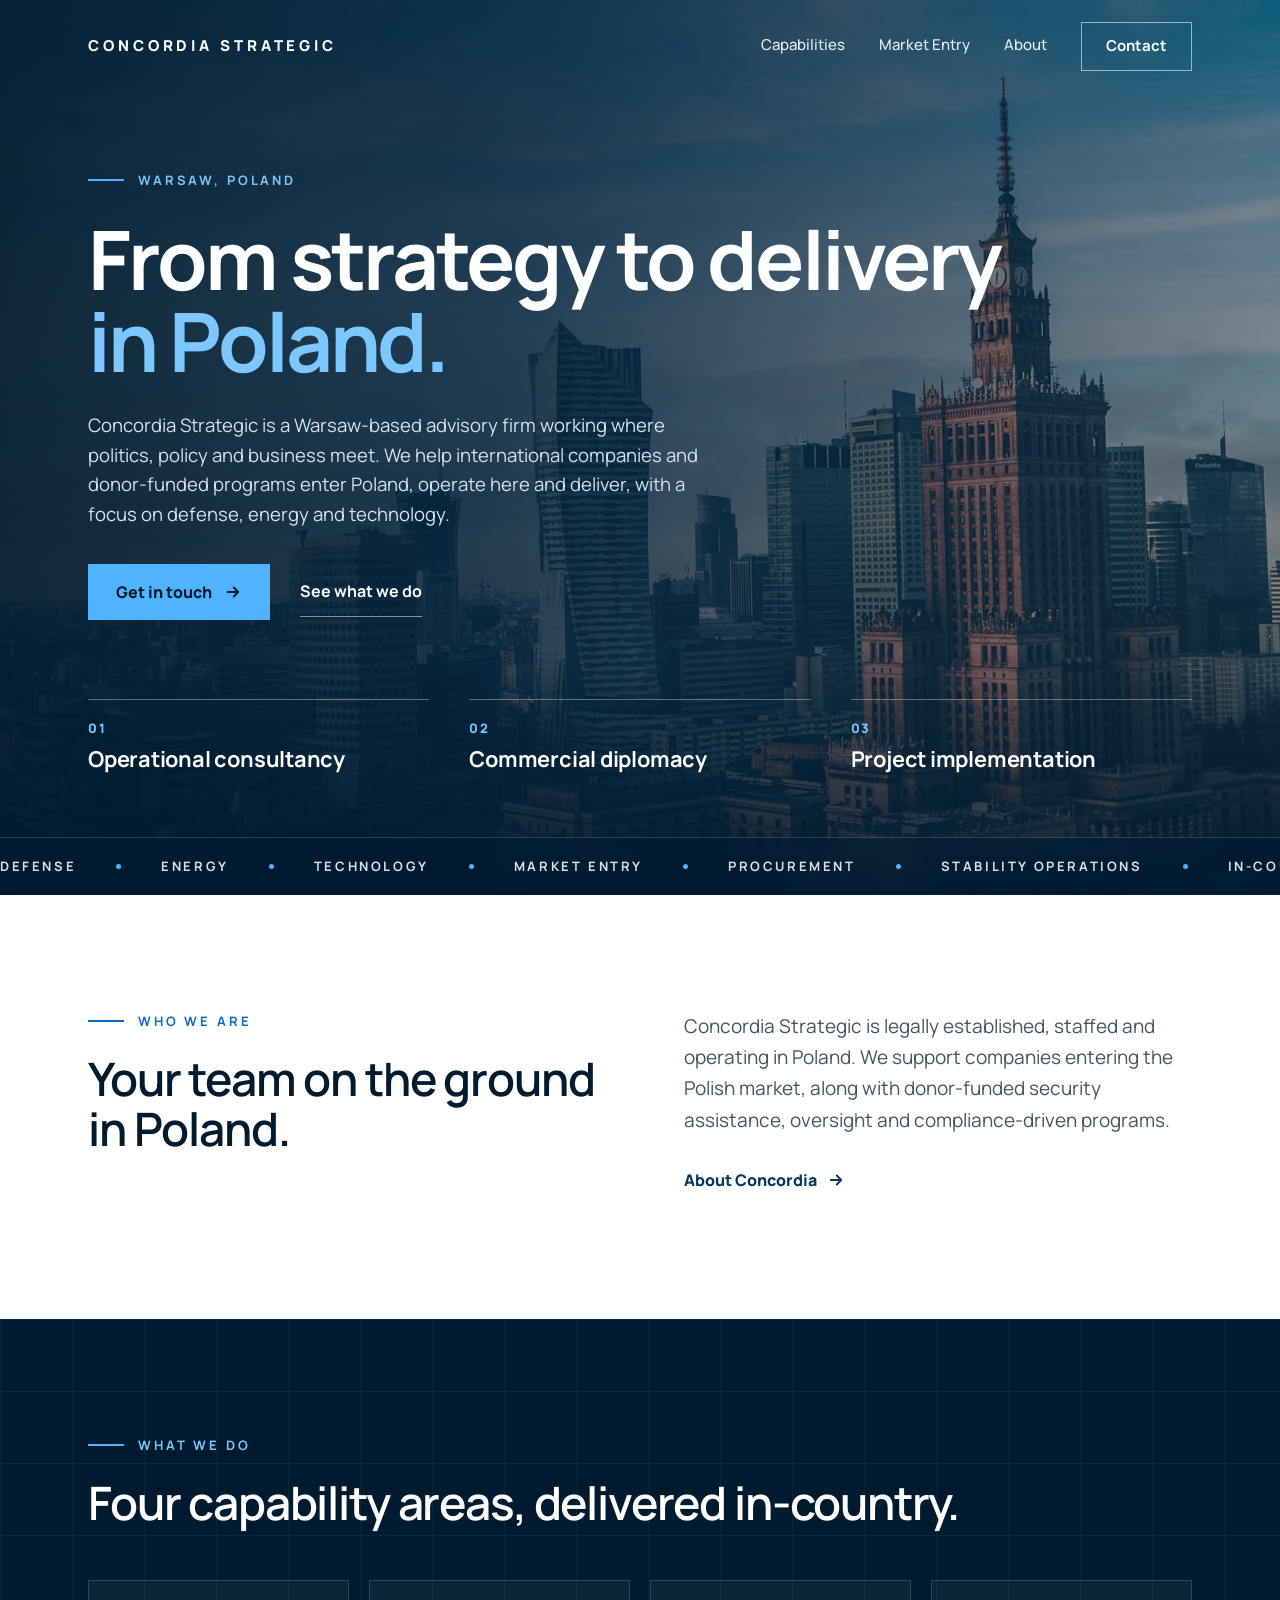
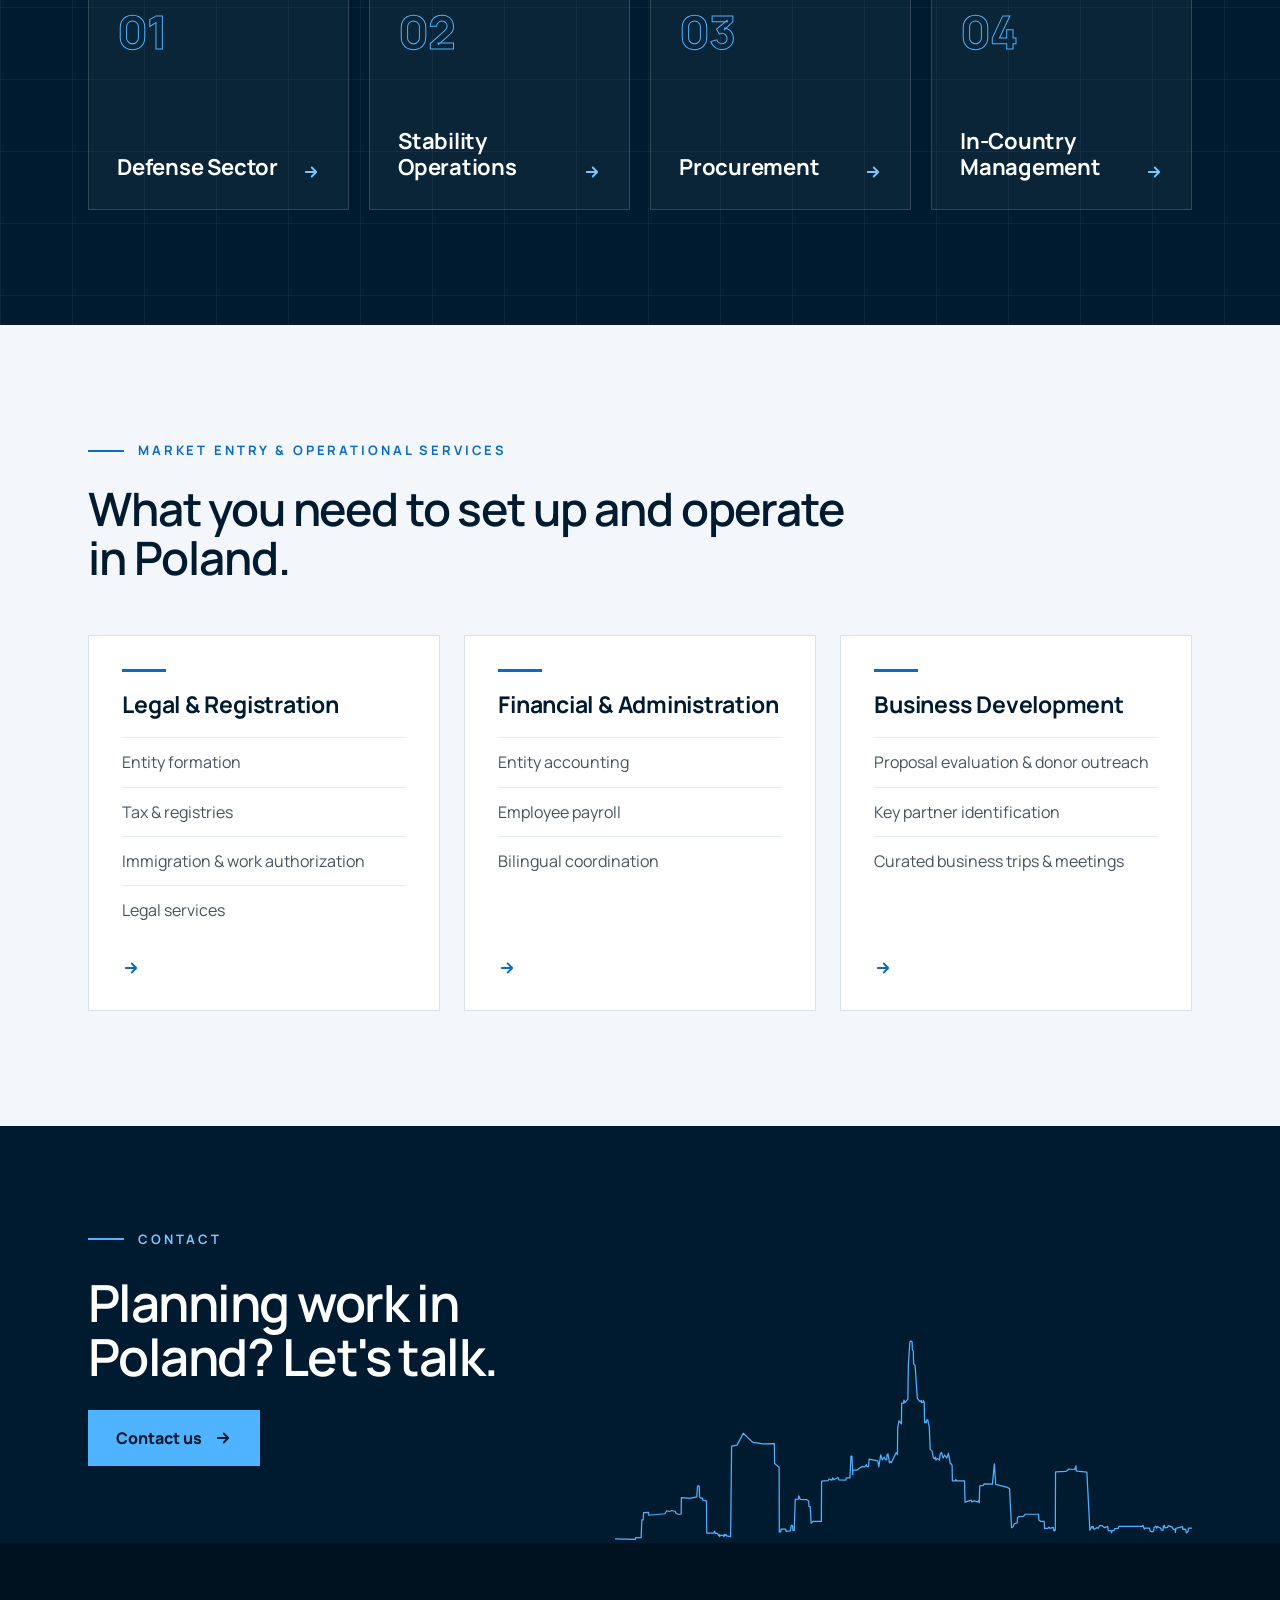
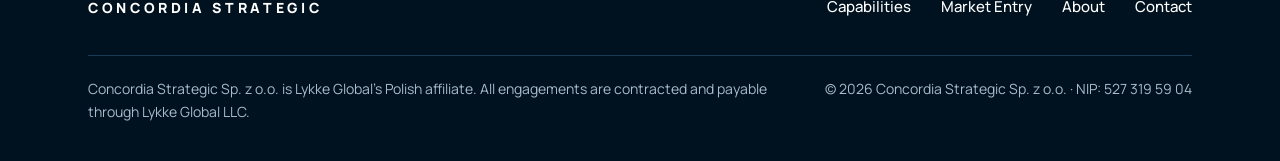
<file: concordia-site/index.html>
<!doctype html>
<html lang="en">
<head>
<meta charset="utf-8">
<meta name="viewport" content="width=device-width, initial-scale=1">
<title>Concordia Strategic: Poland advisory and market entry</title>
<meta name="description" content="Warsaw-based advisory firm helping international companies and donor-funded programs enter Poland, operate and deliver, with a focus on defense, energy and technology.">
<meta name="robots" content="noindex">
<link rel="preconnect" href="https://fonts.googleapis.com">
<link rel="preconnect" href="https://fonts.gstatic.com" crossorigin>
<link href="https://fonts.googleapis.com/css2?family=Manrope:wght@400;500;600;700;800&display=swap" rel="stylesheet">
<link rel="stylesheet" href="assets/styles.css">
</head>
<body>
<div class="site">

<section id="top" style="position: relative; overflow: hidden; background: #001B30; color: #FFFFFF; display: flex; flex-direction: column; min-height: 800px">
<img class="kb" src="assets/warsaw-hero.jpg" alt="" style="position: absolute; inset: 0; width: 100%; height: 100%; object-fit: cover; object-position: min(0px, calc(93.9vw - 1352px)) 50%">
<div style="position: absolute; inset: 0; background: linear-gradient(100deg, rgba(0, 27, 48, 0.95) 0%, rgba(0, 35, 62, 0.84) 40%, rgba(0, 45, 80, 0.36) 100%)"></div>
<div style="position: absolute; left: 0; right: 0; bottom: 0; height: 240px; background: linear-gradient(180deg, rgba(0, 27, 48, 0) 0%, rgba(0, 27, 48, 0.88) 100%)"></div>

<header style="position: relative">
<div style="max-width: 1200px; margin: 0 auto; box-sizing: border-box; padding: 22px clamp(20px, 5vw, 48px); display: flex; flex-wrap: wrap; align-items: center; justify-content: space-between; gap: 8px 32px">
<a href="index.html" style="display: flex; align-items: center; min-height: 48px; font-size: 15px; font-weight: 800; letter-spacing: 0.26em; text-transform: uppercase">Concordia Strategic</a>
<nav aria-label="Main" style="display: flex; flex-wrap: wrap; align-items: center; gap: 4px 34px; font-size: 15px; font-weight: 500; color: #E6EEF6">
<a class="lk" href="capabilities.html" style="padding: 10px 0; border-bottom: 2px solid transparent">Capabilities</a>
<a class="lk" href="market-entry.html" style="padding: 10px 0; border-bottom: 2px solid transparent">Market Entry</a>
<a class="lk" href="about.html" style="padding: 10px 0; border-bottom: 2px solid transparent">About</a>
<a class="ghost" href="contact.html" style="border: 1px solid rgba(255, 255, 255, 0.55); color: #FFFFFF; padding: 11px 24px; font-weight: 700">Contact</a>
</nav>
</div>
</header>

<div style="position: relative; flex: 1; display: flex; align-items: center">
<div style="width: 100%; max-width: 1200px; margin: 0 auto; box-sizing: border-box; padding: clamp(48px, 6vw, 80px) clamp(20px, 5vw, 48px) clamp(36px, 4vw, 56px); display: flex; flex-direction: column; align-items: flex-start; gap: 28px">
<div class="in" style="display: flex; align-items: center; gap: 14px; font-size: 13px; font-weight: 700; letter-spacing: 0.22em; text-transform: uppercase; color: #7CC7FF">
<span class="bar" style="display: block; flex: none; width: 36px; height: 2px; background: #4FB3FF"></span>
<span>Warsaw, Poland</span>
</div>
<h1 class="in d1" style="margin: 0; max-width: 940px; font-size: clamp(40px, 6.4vw, 92px); line-height: 1; font-weight: 700; letter-spacing: -0.035em">From strategy to delivery <span style="color: #7CC7FF">in&nbsp;Poland.</span></h1>
<p class="in d2" style="margin: 0; max-width: 620px; font-size: clamp(17px, 1.45vw, 20px); line-height: 1.6; color: #D5E2EE">Concordia Strategic is a Warsaw-based advisory firm working where politics, policy and business meet. We help international companies and donor-funded programs enter Poland, operate here and deliver, with a focus on defense, energy and technology.</p>
<div class="in d3" style="display: flex; flex-wrap: wrap; align-items: center; gap: 12px 30px; margin-top: 6px">
<a class="btn" href="contact.html" style="display: flex; align-items: center; gap: 12px; background: #4FB3FF; color: #001B30; padding: 15px 28px; font-size: 16px; font-weight: 800">
<span>Get in touch</span>
<svg class="ar" width="18" height="18" viewBox="0 0 24 24" fill="none" stroke="currentColor" stroke-width="2.4" stroke-linecap="round" stroke-linejoin="round" aria-hidden="true"><path d="M5 12h14M13 6l6 6-6 6"/></svg>
</a>
<a class="lk" href="capabilities.html" style="padding: 12px 0; font-size: 16px; font-weight: 700; border-bottom: 1px solid rgba(255, 255, 255, 0.5)">See what we do</a>
</div>
<div class="in d4" style="align-self: stretch; margin-top: clamp(28px, 4vw, 60px); display: grid; grid-template-columns: repeat(auto-fit, minmax(min(240px, 100%), 1fr)); gap: 0 40px">
<div style="border-top: 1px solid rgba(255, 255, 255, 0.34); padding: 18px 0 14px; display: flex; flex-direction: column; gap: 6px">
<span style="font-size: 13px; font-weight: 800; letter-spacing: 0.14em; color: #7CC7FF">01</span>
<h2 style="margin: 0; font-size: clamp(19px, 1.7vw, 24px); line-height: 1.2; font-weight: 700; letter-spacing: -0.01em">Operational consultancy</h2>
</div>
<div style="border-top: 1px solid rgba(255, 255, 255, 0.34); padding: 18px 0 14px; display: flex; flex-direction: column; gap: 6px">
<span style="font-size: 13px; font-weight: 800; letter-spacing: 0.14em; color: #7CC7FF">02</span>
<h2 style="margin: 0; font-size: clamp(19px, 1.7vw, 24px); line-height: 1.2; font-weight: 700; letter-spacing: -0.01em">Commercial diplomacy</h2>
</div>
<div style="border-top: 1px solid rgba(255, 255, 255, 0.34); padding: 18px 0 14px; display: flex; flex-direction: column; gap: 6px">
<span style="font-size: 13px; font-weight: 800; letter-spacing: 0.14em; color: #7CC7FF">03</span>
<h2 style="margin: 0; font-size: clamp(19px, 1.7vw, 24px); line-height: 1.2; font-weight: 700; letter-spacing: -0.01em">Project implementation</h2>
</div>
</div>
</div>
</div>

<div aria-hidden="true" style="position: relative; overflow: hidden; border-top: 1px solid rgba(255, 255, 255, 0.16); background: rgba(0, 27, 48, 0.55); backdrop-filter: blur(8px)">
<div class="tk" style="display: flex; width: max-content; font-size: 13px; font-weight: 700; letter-spacing: 0.2em; text-transform: uppercase; color: #D5E2EE; white-space: nowrap">
<div style="display: flex; align-items: center; gap: 40px; padding: 18px 40px 18px 0">
<span>Defense</span><span style="display: block; width: 5px; height: 5px; border-radius: 50%; background: #4FB3FF"></span>
<span>Energy</span><span style="display: block; width: 5px; height: 5px; border-radius: 50%; background: #4FB3FF"></span>
<span>Technology</span><span style="display: block; width: 5px; height: 5px; border-radius: 50%; background: #4FB3FF"></span>
<span>Market entry</span><span style="display: block; width: 5px; height: 5px; border-radius: 50%; background: #4FB3FF"></span>
<span>Procurement</span><span style="display: block; width: 5px; height: 5px; border-radius: 50%; background: #4FB3FF"></span>
<span>Stability operations</span><span style="display: block; width: 5px; height: 5px; border-radius: 50%; background: #4FB3FF"></span>
<span>In-country management</span><span style="display: block; width: 5px; height: 5px; border-radius: 50%; background: #4FB3FF"></span>
<span>Defense</span><span style="display: block; width: 5px; height: 5px; border-radius: 50%; background: #4FB3FF"></span>
<span>Energy</span><span style="display: block; width: 5px; height: 5px; border-radius: 50%; background: #4FB3FF"></span>
<span>Technology</span><span style="display: block; width: 5px; height: 5px; border-radius: 50%; background: #4FB3FF"></span>
<span>Market entry</span><span style="display: block; width: 5px; height: 5px; border-radius: 50%; background: #4FB3FF"></span>
<span>Procurement</span><span style="display: block; width: 5px; height: 5px; border-radius: 50%; background: #4FB3FF"></span>
<span>Stability operations</span><span style="display: block; width: 5px; height: 5px; border-radius: 50%; background: #4FB3FF"></span>
<span>In-country management</span><span style="display: block; width: 5px; height: 5px; border-radius: 50%; background: #4FB3FF"></span>
</div>
<div style="display: flex; align-items: center; gap: 40px; padding: 18px 40px 18px 0">
<span>Defense</span><span style="display: block; width: 5px; height: 5px; border-radius: 50%; background: #4FB3FF"></span>
<span>Energy</span><span style="display: block; width: 5px; height: 5px; border-radius: 50%; background: #4FB3FF"></span>
<span>Technology</span><span style="display: block; width: 5px; height: 5px; border-radius: 50%; background: #4FB3FF"></span>
<span>Market entry</span><span style="display: block; width: 5px; height: 5px; border-radius: 50%; background: #4FB3FF"></span>
<span>Procurement</span><span style="display: block; width: 5px; height: 5px; border-radius: 50%; background: #4FB3FF"></span>
<span>Stability operations</span><span style="display: block; width: 5px; height: 5px; border-radius: 50%; background: #4FB3FF"></span>
<span>In-country management</span><span style="display: block; width: 5px; height: 5px; border-radius: 50%; background: #4FB3FF"></span>
<span>Defense</span><span style="display: block; width: 5px; height: 5px; border-radius: 50%; background: #4FB3FF"></span>
<span>Energy</span><span style="display: block; width: 5px; height: 5px; border-radius: 50%; background: #4FB3FF"></span>
<span>Technology</span><span style="display: block; width: 5px; height: 5px; border-radius: 50%; background: #4FB3FF"></span>
<span>Market entry</span><span style="display: block; width: 5px; height: 5px; border-radius: 50%; background: #4FB3FF"></span>
<span>Procurement</span><span style="display: block; width: 5px; height: 5px; border-radius: 50%; background: #4FB3FF"></span>
<span>Stability operations</span><span style="display: block; width: 5px; height: 5px; border-radius: 50%; background: #4FB3FF"></span>
<span>In-country management</span><span style="display: block; width: 5px; height: 5px; border-radius: 50%; background: #4FB3FF"></span>
</div>
</div>
</div>
</section>

<main>

<section style="background: #FFFFFF">
<div style="max-width: 1200px; margin: 0 auto; box-sizing: border-box; padding: clamp(72px, 9vw, 128px) clamp(20px, 5vw, 48px); display: grid; grid-template-columns: repeat(auto-fit, minmax(min(420px, 100%), 1fr)); gap: 36px 88px">
<div class="rv" style="display: flex; flex-direction: column; gap: 22px">
<div style="display: flex; align-items: center; gap: 14px; font-size: 13px; font-weight: 700; letter-spacing: 0.22em; text-transform: uppercase; color: #0A6BC4">
<span style="display: block; flex: none; width: 36px; height: 2px; background: #0A6BC4"></span>
<span>Who we are</span>
</div>
<h2 style="margin: 0; font-size: clamp(30px, 3.6vw, 50px); line-height: 1.08; font-weight: 600; letter-spacing: -0.025em; color: #001B30">Your team on the ground in Poland.</h2>
</div>
<div class="rv" style="display: flex; flex-direction: column; align-items: flex-start; gap: 20px">
<p style="margin: 0; color: #46535F; font-size: 19px">Concordia Strategic is legally established, staffed and operating in Poland. We support companies entering the Polish market, along with donor-funded security assistance, oversight and compliance-driven programs.</p>
<a class="lkd" href="about.html" style="display: flex; align-items: center; gap: 10px; padding: 11px 0; font-size: 16px; font-weight: 800; color: #003862">
<span>About Concordia</span>
<svg class="ar" width="18" height="18" viewBox="0 0 24 24" fill="none" stroke="currentColor" stroke-width="2.4" stroke-linecap="round" stroke-linejoin="round" aria-hidden="true"><path d="M5 12h14M13 6l6 6-6 6"/></svg>
</a>
</div>
</div>
</section>

<section style="background-color: #001B30; background-image: linear-gradient(rgba(255, 255, 255, 0.045) 1px, transparent 1px), linear-gradient(90deg, rgba(255, 255, 255, 0.045) 1px, transparent 1px); background-size: 72px 72px; color: #FFFFFF">
<div style="max-width: 1200px; margin: 0 auto; box-sizing: border-box; padding: clamp(72px, 9vw, 128px) clamp(20px, 5vw, 48px); display: flex; flex-direction: column; gap: 52px">
<div class="rv" style="display: flex; flex-direction: column; gap: 22px">
<div style="display: flex; align-items: center; gap: 14px; font-size: 13px; font-weight: 700; letter-spacing: 0.22em; text-transform: uppercase; color: #7CC7FF">
<span style="display: block; flex: none; width: 36px; height: 2px; background: #4FB3FF"></span>
<span>What we do</span>
</div>
<h2 style="margin: 0; font-size: clamp(30px, 3.6vw, 50px); line-height: 1.08; font-weight: 600; letter-spacing: -0.025em; max-width: 900px">Four capability areas, delivered in‑country.</h2>
</div>
<div style="display: grid; grid-template-columns: repeat(auto-fit, minmax(min(240px, 100%), 1fr)); gap: 20px">
<div class="rv" style="display: flex">
<a class="card" href="capabilities.html" style="flex: 1; box-sizing: border-box; background: rgba(255, 255, 255, 0.04); border: 1px solid rgba(255, 255, 255, 0.16); padding: 28px; min-height: 230px; display: flex; flex-direction: column; justify-content: space-between; gap: 28px">
<div style="font-size: 46px; line-height: 1; font-weight: 800; letter-spacing: -0.02em; color: transparent; -webkit-text-stroke: 1px #4FB3FF">01</div>
<div style="display: flex; align-items: flex-end; justify-content: space-between; gap: 16px">
<h3 style="margin: 0; font-size: 22px; line-height: 1.2; font-weight: 700; letter-spacing: -0.01em">Defense Sector</h3>
<span style="display: flex; flex: none; color: #7CC7FF"><svg class="ar" width="18" height="18" viewBox="0 0 24 24" fill="none" stroke="currentColor" stroke-width="2.4" stroke-linecap="round" stroke-linejoin="round" aria-hidden="true"><path d="M5 12h14M13 6l6 6-6 6"/></svg></span>
</div>
</a>
</div>
<div class="rv" style="display: flex">
<a class="card" href="capabilities.html" style="flex: 1; box-sizing: border-box; background: rgba(255, 255, 255, 0.04); border: 1px solid rgba(255, 255, 255, 0.16); padding: 28px; min-height: 230px; display: flex; flex-direction: column; justify-content: space-between; gap: 28px">
<div style="font-size: 46px; line-height: 1; font-weight: 800; letter-spacing: -0.02em; color: transparent; -webkit-text-stroke: 1px #4FB3FF">02</div>
<div style="display: flex; align-items: flex-end; justify-content: space-between; gap: 16px">
<h3 style="margin: 0; font-size: 22px; line-height: 1.2; font-weight: 700; letter-spacing: -0.01em">Stability Operations</h3>
<span style="display: flex; flex: none; color: #7CC7FF"><svg class="ar" width="18" height="18" viewBox="0 0 24 24" fill="none" stroke="currentColor" stroke-width="2.4" stroke-linecap="round" stroke-linejoin="round" aria-hidden="true"><path d="M5 12h14M13 6l6 6-6 6"/></svg></span>
</div>
</a>
</div>
<div class="rv" style="display: flex">
<a class="card" href="capabilities.html" style="flex: 1; box-sizing: border-box; background: rgba(255, 255, 255, 0.04); border: 1px solid rgba(255, 255, 255, 0.16); padding: 28px; min-height: 230px; display: flex; flex-direction: column; justify-content: space-between; gap: 28px">
<div style="font-size: 46px; line-height: 1; font-weight: 800; letter-spacing: -0.02em; color: transparent; -webkit-text-stroke: 1px #4FB3FF">03</div>
<div style="display: flex; align-items: flex-end; justify-content: space-between; gap: 16px">
<h3 style="margin: 0; font-size: 22px; line-height: 1.2; font-weight: 700; letter-spacing: -0.01em">Procurement</h3>
<span style="display: flex; flex: none; color: #7CC7FF"><svg class="ar" width="18" height="18" viewBox="0 0 24 24" fill="none" stroke="currentColor" stroke-width="2.4" stroke-linecap="round" stroke-linejoin="round" aria-hidden="true"><path d="M5 12h14M13 6l6 6-6 6"/></svg></span>
</div>
</a>
</div>
<div class="rv" style="display: flex">
<a class="card" href="capabilities.html" style="flex: 1; box-sizing: border-box; background: rgba(255, 255, 255, 0.04); border: 1px solid rgba(255, 255, 255, 0.16); padding: 28px; min-height: 230px; display: flex; flex-direction: column; justify-content: space-between; gap: 28px">
<div style="font-size: 46px; line-height: 1; font-weight: 800; letter-spacing: -0.02em; color: transparent; -webkit-text-stroke: 1px #4FB3FF">04</div>
<div style="display: flex; align-items: flex-end; justify-content: space-between; gap: 16px">
<h3 style="margin: 0; font-size: 22px; line-height: 1.2; font-weight: 700; letter-spacing: -0.01em">In-Country Management</h3>
<span style="display: flex; flex: none; color: #7CC7FF"><svg class="ar" width="18" height="18" viewBox="0 0 24 24" fill="none" stroke="currentColor" stroke-width="2.4" stroke-linecap="round" stroke-linejoin="round" aria-hidden="true"><path d="M5 12h14M13 6l6 6-6 6"/></svg></span>
</div>
</a>
</div>
</div>
</div>
</section>

<section style="background: #F3F6FA">
<div style="max-width: 1200px; margin: 0 auto; box-sizing: border-box; padding: clamp(72px, 9vw, 128px) clamp(20px, 5vw, 48px); display: flex; flex-direction: column; gap: 52px">
<div class="rv" style="display: flex; flex-direction: column; gap: 22px">
<div style="display: flex; align-items: center; gap: 14px; font-size: 13px; font-weight: 700; letter-spacing: 0.22em; text-transform: uppercase; color: #0A6BC4">
<span style="display: block; flex: none; width: 36px; height: 2px; background: #0A6BC4"></span>
<span>Market entry &amp; operational services</span>
</div>
<h2 style="margin: 0; font-size: clamp(30px, 3.6vw, 50px); line-height: 1.08; font-weight: 600; letter-spacing: -0.025em; max-width: 860px; color: #001B30">What you need to set up and operate in&nbsp;Poland.</h2>
</div>
<div style="display: grid; grid-template-columns: repeat(auto-fit, minmax(min(300px, 100%), 1fr)); gap: 24px">
<div class="rv" style="display: flex">
<a class="col" href="market-entry.html" style="flex: 1; box-sizing: border-box; background: #FFFFFF; border: 1px solid #D9E2EC; padding: clamp(26px, 2.6vw, 34px); display: flex; flex-direction: column; gap: 18px">
<span style="display: block; width: 44px; height: 3px; background: #0A6BC4"></span>
<h3 style="margin: 0; font-size: 23px; line-height: 1.25; font-weight: 700; letter-spacing: -0.01em; color: #001B30">Legal &amp; Registration</h3>
<div style="display: flex; flex-direction: column; color: #46535F; font-size: 16px">
<div style="border-top: 1px solid #E3EAF1; padding: 11px 0">Entity formation</div>
<div style="border-top: 1px solid #E3EAF1; padding: 11px 0">Tax &amp; registries</div>
<div style="border-top: 1px solid #E3EAF1; padding: 11px 0">Immigration &amp; work authorization</div>
<div style="border-top: 1px solid #E3EAF1; padding: 11px 0">Legal services</div>
</div>
<span style="display: flex; margin-top: auto; padding-top: 6px; color: #0A6BC4"><svg class="ar" width="18" height="18" viewBox="0 0 24 24" fill="none" stroke="currentColor" stroke-width="2.4" stroke-linecap="round" stroke-linejoin="round" aria-hidden="true"><path d="M5 12h14M13 6l6 6-6 6"/></svg></span>
</a>
</div>
<div class="rv" style="display: flex">
<a class="col" href="market-entry.html" style="flex: 1; box-sizing: border-box; background: #FFFFFF; border: 1px solid #D9E2EC; padding: clamp(26px, 2.6vw, 34px); display: flex; flex-direction: column; gap: 18px">
<span style="display: block; width: 44px; height: 3px; background: #0A6BC4"></span>
<h3 style="margin: 0; font-size: 23px; line-height: 1.25; font-weight: 700; letter-spacing: -0.01em; color: #001B30">Financial &amp; Administration</h3>
<div style="display: flex; flex-direction: column; color: #46535F; font-size: 16px">
<div style="border-top: 1px solid #E3EAF1; padding: 11px 0">Entity accounting</div>
<div style="border-top: 1px solid #E3EAF1; padding: 11px 0">Employee payroll</div>
<div style="border-top: 1px solid #E3EAF1; padding: 11px 0">Bilingual coordination</div>
</div>
<span style="display: flex; margin-top: auto; padding-top: 6px; color: #0A6BC4"><svg class="ar" width="18" height="18" viewBox="0 0 24 24" fill="none" stroke="currentColor" stroke-width="2.4" stroke-linecap="round" stroke-linejoin="round" aria-hidden="true"><path d="M5 12h14M13 6l6 6-6 6"/></svg></span>
</a>
</div>
<div class="rv" style="display: flex">
<a class="col" href="market-entry.html" style="flex: 1; box-sizing: border-box; background: #FFFFFF; border: 1px solid #D9E2EC; padding: clamp(26px, 2.6vw, 34px); display: flex; flex-direction: column; gap: 18px">
<span style="display: block; width: 44px; height: 3px; background: #0A6BC4"></span>
<h3 style="margin: 0; font-size: 23px; line-height: 1.25; font-weight: 700; letter-spacing: -0.01em; color: #001B30">Business Development</h3>
<div style="display: flex; flex-direction: column; color: #46535F; font-size: 16px">
<div style="border-top: 1px solid #E3EAF1; padding: 11px 0">Proposal evaluation &amp; donor outreach</div>
<div style="border-top: 1px solid #E3EAF1; padding: 11px 0">Key partner identification</div>
<div style="border-top: 1px solid #E3EAF1; padding: 11px 0">Curated business trips &amp; meetings</div>
</div>
<span style="display: flex; margin-top: auto; padding-top: 6px; color: #0A6BC4"><svg class="ar" width="18" height="18" viewBox="0 0 24 24" fill="none" stroke="currentColor" stroke-width="2.4" stroke-linecap="round" stroke-linejoin="round" aria-hidden="true"><path d="M5 12h14M13 6l6 6-6 6"/></svg></span>
</a>
</div>
</div>
</div>
</section>

<section class="vt" style="background: #001B30; color: #FFFFFF">
<div style="max-width: 1200px; margin: 0 auto; box-sizing: border-box; padding: clamp(72px, 8vw, 112px) clamp(20px, 5vw, 48px) 0; display: flex; flex-wrap: wrap; align-items: flex-end; gap: 40px 56px">
<div class="rv" style="flex: 1 1 380px; display: flex; flex-direction: column; align-items: flex-start; gap: 26px; padding-bottom: clamp(48px, 6vw, 80px)">
<div style="display: flex; align-items: center; gap: 14px; font-size: 13px; font-weight: 700; letter-spacing: 0.22em; text-transform: uppercase; color: #7CC7FF">
<span style="display: block; flex: none; width: 36px; height: 2px; background: #4FB3FF"></span>
<span>Contact</span>
</div>
<h2 style="margin: 0; font-size: clamp(32px, 4vw, 56px); line-height: 1.05; font-weight: 600; letter-spacing: -0.03em">Planning work in Poland? Let's&nbsp;talk.</h2>
<a class="btn" href="contact.html" style="display: flex; align-items: center; gap: 12px; background: #4FB3FF; color: #001B30; padding: 15px 28px; font-size: 16px; font-weight: 800">
<span>Contact us</span>
<svg class="ar" width="18" height="18" viewBox="0 0 24 24" fill="none" stroke="currentColor" stroke-width="2.4" stroke-linecap="round" stroke-linejoin="round" aria-hidden="true"><path d="M5 12h14M13 6l6 6-6 6"/></svg>
</a>
</div>
<div style="flex: 1.5 1 440px; min-width: 0">
<svg viewBox="0 0 2320 834" fill="none" role="img" aria-label="Outline of the Warsaw skyline" style="display: block; width: 100%; height: auto">
<path class="dr" d="M0 820 L82 822 L83 815 L105 815 L108 744 L113 744 L115 714 L135 713 L136 725 L201 719 L208 707 L219 710 L228 706 L243 710 L245 717 L254 721 L266 721 L267 654 L302 657 L329 651 L332 607 L339 608 L340 651 L344 656 L352 656 L353 664 L368 667 L369 797 L397 797 L401 789 L403 798 L413 798 L416 807 L420 803 L421 811 L423 806 L433 806 L438 811 L439 802 L442 807 L446 802 L449 808 L465 811 L469 447 L491 443 L516 395 L554 432 L596 438 L641 437 L642 517 L660 532 L661 793 L667 792 L668 781 L686 781 L688 790 L706 788 L709 766 L714 767 L716 786 L721 786 L725 661 L738 660 L739 647 L745 661 L770 662 L779 668 L780 689 L785 690 L789 757 L796 750 L830 750 L831 588 L857 586 L861 579 L872 584 L876 574 L880 582 L897 573 L900 583 L928 584 L930 575 L945 575 L949 487 L953 487 L956 562 L957 544 L972 544 L993 529 L1005 530 L1011 521 L1013 529 L1020 529 L1022 499 L1057 506 L1061 530 L1069 482 L1075 502 L1083 491 L1087 500 L1093 502 L1094 482 L1098 478 L1104 514 L1108 509 L1112 513 L1131 473 L1136 481 L1137 375 L1142 345 L1152 357 L1153 274 L1161 274 L1162 262 L1166 272 L1178 258 L1180 118 L1186 28 L1190 24 L1195 27 L1196 60 L1200 64 L1201 116 L1207 122 L1216 255 L1227 268 L1232 263 L1233 272 L1239 270 L1240 264 L1244 272 L1245 352 L1248 349 L1252 353 L1254 341 L1258 341 L1264 371 L1268 460 L1275 466 L1281 495 L1287 497 L1289 491 L1291 503 L1296 497 L1305 503 L1308 479 L1313 472 L1320 495 L1326 483 L1335 495 L1341 475 L1349 518 L1353 518 L1356 526 L1357 587 L1368 587 L1371 581 L1374 587 L1406 587 L1408 672 L1433 664 L1435 671 L1445 667 L1458 671 L1462 666 L1465 675 L1467 607 L1482 605 L1484 599 L1518 600 L1526 518 L1531 601 L1578 613 L1587 618 L1595 775 L1602 770 L1605 760 L1618 756 L1619 734 L1623 731 L1643 730 L1650 721 L1704 721 L1705 744 L1713 750 L1726 750 L1728 778 L1741 778 L1745 773 L1750 778 L1763 774 L1765 788 L1771 785 L1772 551 L1814 549 L1826 539 L1849 541 L1854 526 L1855 544 L1859 548 L1898 552 L1910 785 L1918 771 L1922 771 L1923 778 L1924 772 L1925 780 L1929 781 L1938 775 L1944 777 L1949 767 L1959 767 L1970 775 L1982 770 L1984 787 L1995 787 L1997 796 L2000 787 L2008 786 L2010 779 L2024 778 L2026 770 L2120 770 L2124 766 L2129 781 L2132 777 L2150 777 L2152 788 L2160 792 L2167 787 L2168 775 L2174 769 L2179 777 L2181 770 L2196 778 L2197 785 L2204 786 L2206 768 L2210 766 L2212 776 L2223 774 L2225 767 L2240 772 L2246 782 L2253 782 L2254 794 L2256 778 L2283 771 L2284 782 L2295 781 L2298 796 L2305 790 L2307 777 L2319 777" stroke="#4FB3FF" stroke-width="5" stroke-linejoin="round" stroke-linecap="round" stroke-dasharray="6860" stroke-dashoffset="0"/>
</svg>
</div>
</div>
</section>

</main>

<footer style="background: #00121F; color: #A9BBCC">
<div style="max-width: 1200px; margin: 0 auto; box-sizing: border-box; padding: 40px clamp(20px, 5vw, 48px) 38px; display: flex; flex-direction: column; gap: 24px">
<div style="display: flex; flex-wrap: wrap; align-items: center; justify-content: space-between; gap: 12px 40px">
<a href="index.html" style="padding: 12px 0; font-size: 14px; font-weight: 800; letter-spacing: 0.26em; text-transform: uppercase; color: #FFFFFF">Concordia Strategic</a>
<nav aria-label="Footer" style="display: flex; flex-wrap: wrap; gap: 4px 30px; font-size: 15px; font-weight: 500; color: #FFFFFF">
<a class="lk" href="capabilities.html" style="padding: 12px 0">Capabilities</a>
<a class="lk" href="market-entry.html" style="padding: 12px 0">Market Entry</a>
<a class="lk" href="about.html" style="padding: 12px 0">About</a>
<a class="lk" href="contact.html" style="padding: 12px 0">Contact</a>
</nav>
</div>
<div style="border-top: 1px solid #1B3A54; padding-top: 22px; display: flex; flex-wrap: wrap; justify-content: space-between; gap: 10px 40px; font-size: 14px; line-height: 1.6">
<p style="margin: 0; max-width: 680px">Concordia Strategic Sp. z o.o. is Lykke Global's Polish affiliate. All engagements are contracted and payable through Lykke Global LLC.</p>
<p style="margin: 0">© 2026 Concordia Strategic Sp. z o.o. · <span style="white-space: nowrap">NIP: 527 319 59 04</span></p>
</div>
</div>
</footer>

</div>
</body>
</html>
</file>
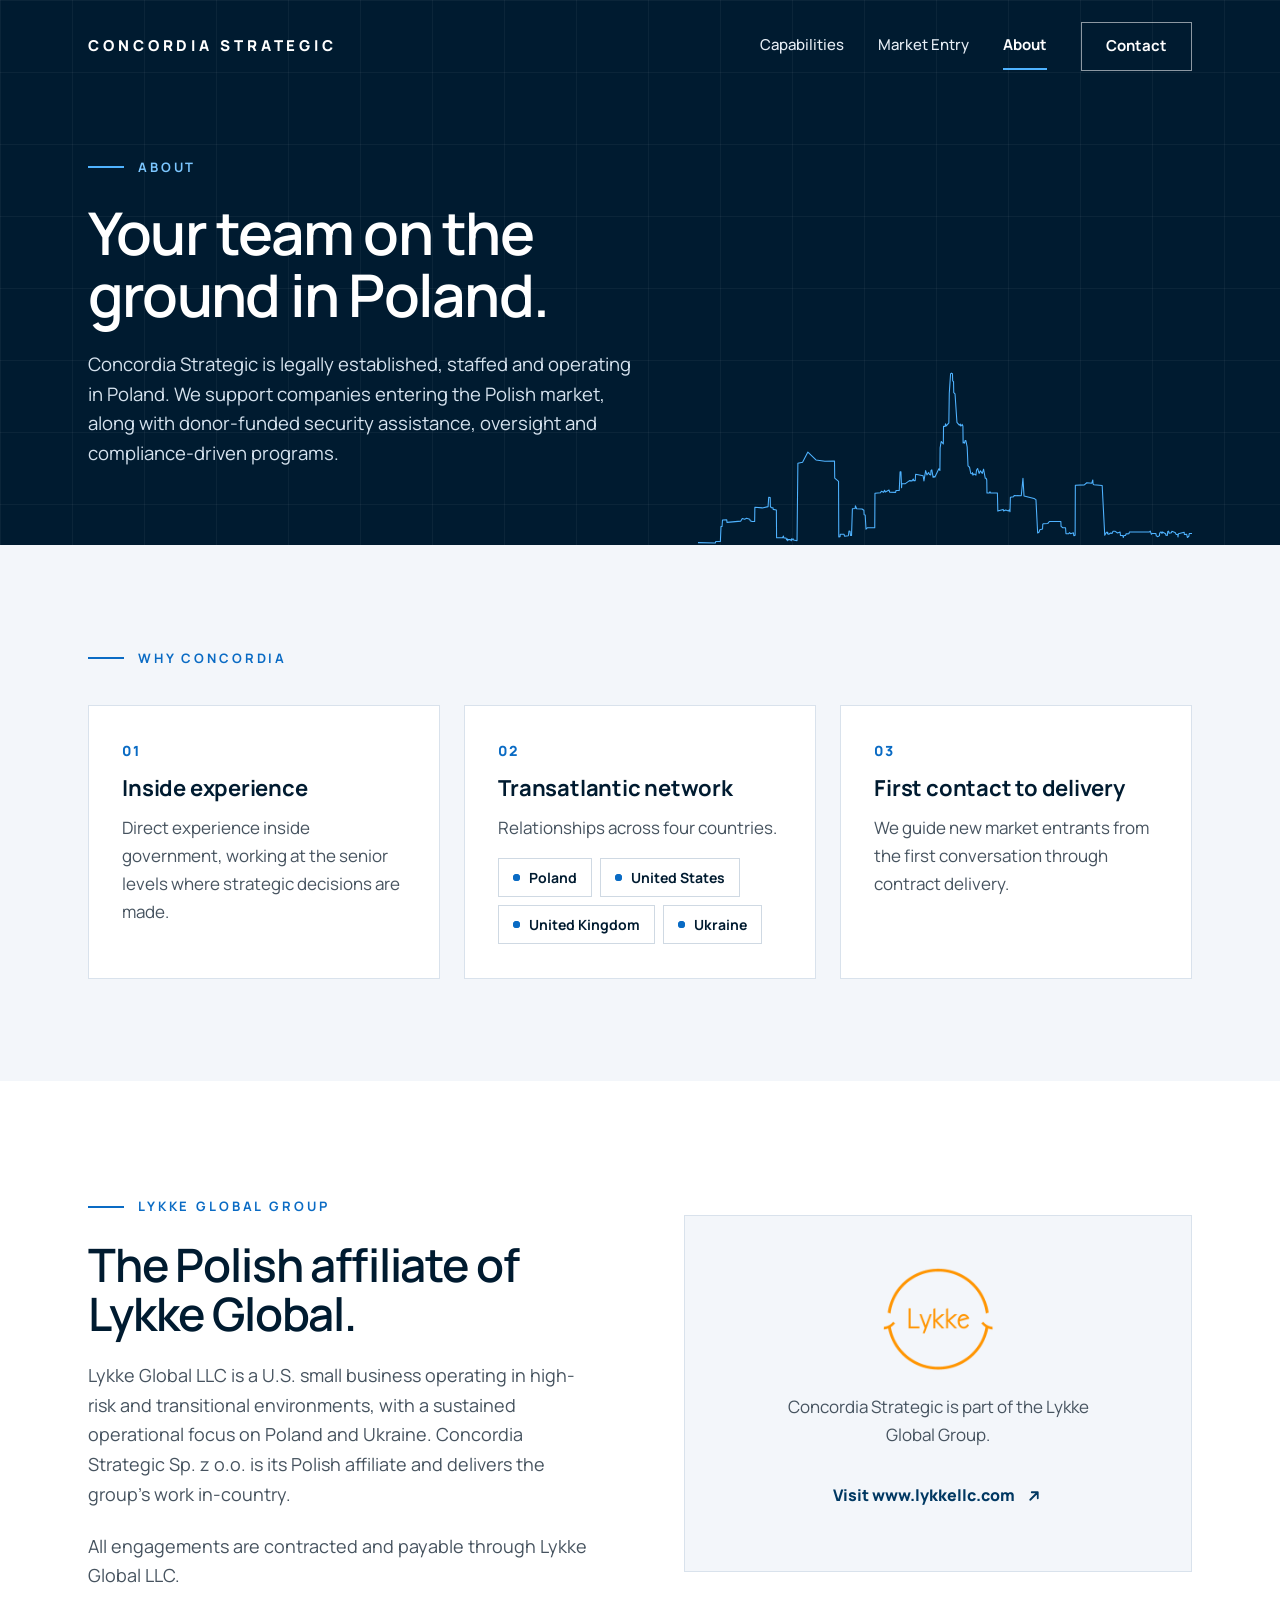
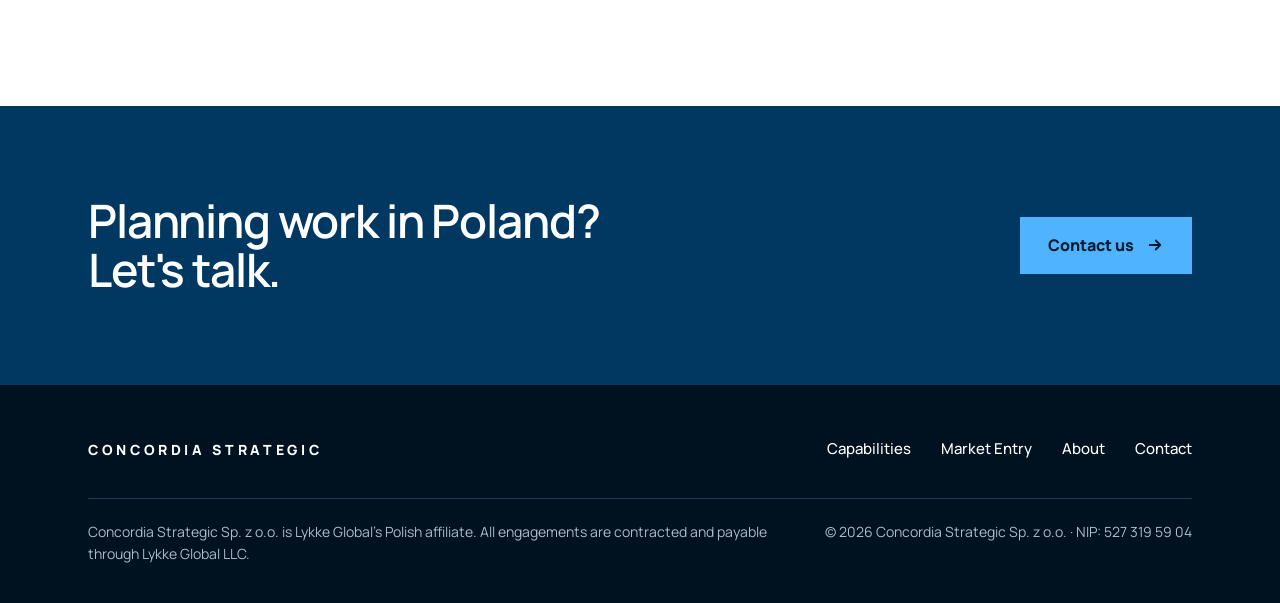
<file: concordia-site/about.html>
<!doctype html>
<html lang="en">
<head>
<meta charset="utf-8">
<meta name="viewport" content="width=device-width, initial-scale=1">
<title>About | Concordia Strategic</title>
<meta name="description" content="Concordia Strategic is the Polish affiliate of Lykke Global, legally established, staffed and operating in Poland.">
<meta name="robots" content="noindex">
<link rel="preconnect" href="https://fonts.googleapis.com">
<link rel="preconnect" href="https://fonts.gstatic.com" crossorigin>
<link href="https://fonts.googleapis.com/css2?family=Manrope:wght@400;500;600;700;800&display=swap" rel="stylesheet">
<link rel="stylesheet" href="assets/styles.css">
</head>
<body>
<div class="site">

<section id="top" style="position: relative; overflow: hidden; background-color: #001B30; background-image: linear-gradient(rgba(255, 255, 255, 0.045) 1px, transparent 1px), linear-gradient(90deg, rgba(255, 255, 255, 0.045) 1px, transparent 1px); background-size: 72px 72px; color: #FFFFFF">
<header style="position: relative">
<div style="max-width: 1200px; margin: 0 auto; box-sizing: border-box; padding: 22px clamp(20px, 5vw, 48px); display: flex; flex-wrap: wrap; align-items: center; justify-content: space-between; gap: 8px 32px">
<a href="index.html" style="display: flex; align-items: center; min-height: 48px; font-size: 15px; font-weight: 800; letter-spacing: 0.26em; text-transform: uppercase">Concordia Strategic</a>
<nav aria-label="Main" style="display: flex; flex-wrap: wrap; align-items: center; gap: 4px 34px; font-size: 15px; font-weight: 500; color: #E6EEF6">
<a class="lk" href="capabilities.html" style="padding: 10px 0; border-bottom: 2px solid transparent">Capabilities</a>
<a class="lk" href="market-entry.html" style="padding: 10px 0; border-bottom: 2px solid transparent">Market Entry</a>
<a href="about.html" aria-current="page" style="padding: 10px 0; border-bottom: 2px solid #4FB3FF; color: #FFFFFF; font-weight: 700">About</a>
<a class="ghost" href="contact.html" style="border: 1px solid rgba(255, 255, 255, 0.55); color: #FFFFFF; padding: 11px 24px; font-weight: 700">Contact</a>
</nav>
</div>
</header>
<div style="max-width: 1200px; margin: 0 auto; box-sizing: border-box; padding: clamp(36px, 5vw, 72px) clamp(20px, 5vw, 48px) 0; display: flex; flex-wrap: wrap; align-items: flex-end; gap: 28px 56px">
<div style="flex: 1 1 420px; display: flex; flex-direction: column; align-items: flex-start; gap: 24px; padding-bottom: clamp(44px, 6vw, 84px)">
<div class="in" style="display: flex; align-items: center; gap: 14px; font-size: 13px; font-weight: 700; letter-spacing: 0.22em; text-transform: uppercase; color: #7CC7FF">
<span class="bar" style="display: block; flex: none; width: 36px; height: 2px; background: #4FB3FF"></span>
<span>About</span>
</div>
<h1 class="in d1" style="margin: 0; max-width: 760px; font-size: clamp(34px, 4.6vw, 64px); line-height: 1.05; font-weight: 600; letter-spacing: -0.03em">Your team on the ground in Poland.</h1>
<p class="in d2" style="margin: 0; max-width: 600px; font-size: clamp(17px, 1.45vw, 20px); line-height: 1.6; color: #D5E2EE">Concordia Strategic is legally established, staffed and operating in Poland. We support companies entering the Polish market, along with donor-funded security assistance, oversight and compliance-driven programs.</p>
</div>
<div style="flex: 1.15 1 340px; min-width: 0">
<svg viewBox="0 0 2320 834" fill="none" role="img" aria-label="Outline of the Warsaw skyline" style="display: block; width: 100%; height: auto">
<path class="dl" d="M0 820 L82 822 L83 815 L105 815 L108 744 L113 744 L115 714 L135 713 L136 725 L201 719 L208 707 L219 710 L228 706 L243 710 L245 717 L254 721 L266 721 L267 654 L302 657 L329 651 L332 607 L339 608 L340 651 L344 656 L352 656 L353 664 L368 667 L369 797 L397 797 L401 789 L403 798 L413 798 L416 807 L420 803 L421 811 L423 806 L433 806 L438 811 L439 802 L442 807 L446 802 L449 808 L465 811 L469 447 L491 443 L516 395 L554 432 L596 438 L641 437 L642 517 L660 532 L661 793 L667 792 L668 781 L686 781 L688 790 L706 788 L709 766 L714 767 L716 786 L721 786 L725 661 L738 660 L739 647 L745 661 L770 662 L779 668 L780 689 L785 690 L789 757 L796 750 L830 750 L831 588 L857 586 L861 579 L872 584 L876 574 L880 582 L897 573 L900 583 L928 584 L930 575 L945 575 L949 487 L953 487 L956 562 L957 544 L972 544 L993 529 L1005 530 L1011 521 L1013 529 L1020 529 L1022 499 L1057 506 L1061 530 L1069 482 L1075 502 L1083 491 L1087 500 L1093 502 L1094 482 L1098 478 L1104 514 L1108 509 L1112 513 L1131 473 L1136 481 L1137 375 L1142 345 L1152 357 L1153 274 L1161 274 L1162 262 L1166 272 L1178 258 L1180 118 L1186 28 L1190 24 L1195 27 L1196 60 L1200 64 L1201 116 L1207 122 L1216 255 L1227 268 L1232 263 L1233 272 L1239 270 L1240 264 L1244 272 L1245 352 L1248 349 L1252 353 L1254 341 L1258 341 L1264 371 L1268 460 L1275 466 L1281 495 L1287 497 L1289 491 L1291 503 L1296 497 L1305 503 L1308 479 L1313 472 L1320 495 L1326 483 L1335 495 L1341 475 L1349 518 L1353 518 L1356 526 L1357 587 L1368 587 L1371 581 L1374 587 L1406 587 L1408 672 L1433 664 L1435 671 L1445 667 L1458 671 L1462 666 L1465 675 L1467 607 L1482 605 L1484 599 L1518 600 L1526 518 L1531 601 L1578 613 L1587 618 L1595 775 L1602 770 L1605 760 L1618 756 L1619 734 L1623 731 L1643 730 L1650 721 L1704 721 L1705 744 L1713 750 L1726 750 L1728 778 L1741 778 L1745 773 L1750 778 L1763 774 L1765 788 L1771 785 L1772 551 L1814 549 L1826 539 L1849 541 L1854 526 L1855 544 L1859 548 L1898 552 L1910 785 L1918 771 L1922 771 L1923 778 L1924 772 L1925 780 L1929 781 L1938 775 L1944 777 L1949 767 L1959 767 L1970 775 L1982 770 L1984 787 L1995 787 L1997 796 L2000 787 L2008 786 L2010 779 L2024 778 L2026 770 L2120 770 L2124 766 L2129 781 L2132 777 L2150 777 L2152 788 L2160 792 L2167 787 L2168 775 L2174 769 L2179 777 L2181 770 L2196 778 L2197 785 L2204 786 L2206 768 L2210 766 L2212 776 L2223 774 L2225 767 L2240 772 L2246 782 L2253 782 L2254 794 L2256 778 L2283 771 L2284 782 L2295 781 L2298 796 L2305 790 L2307 777 L2319 777" stroke="#4FB3FF" stroke-width="5" stroke-linejoin="round" stroke-linecap="round" stroke-dasharray="6860" stroke-dashoffset="0"/>
</svg>
</div>
</div>
</section>

<main>

<section style="background: #F3F6FA">
<div style="max-width: 1200px; margin: 0 auto; box-sizing: border-box; padding: clamp(64px, 8vw, 112px) clamp(20px, 5vw, 48px); display: flex; flex-direction: column; gap: 36px">
<h2 class="rv" style="margin: 0; display: flex; align-items: center; gap: 14px; font-size: 13px; font-weight: 700; letter-spacing: 0.22em; text-transform: uppercase; color: #0A6BC4">
<span style="display: block; flex: none; width: 36px; height: 2px; background: #0A6BC4"></span>
<span>Why Concordia</span>
</h2>
<div style="display: grid; grid-template-columns: repeat(auto-fit, minmax(min(300px, 100%), 1fr)); gap: 24px">
<div class="rv" style="display: flex">
<div class="col" style="flex: 1; box-sizing: border-box; background: #FFFFFF; border: 1px solid #D9E2EC; padding: clamp(26px, 2.6vw, 36px); display: flex; flex-direction: column; gap: 12px">
<div style="font-size: 14px; font-weight: 800; letter-spacing: 0.1em; color: #0A6BC4">01</div>
<h3 style="margin: 0; font-size: 22px; line-height: 1.25; font-weight: 700; letter-spacing: -0.01em; color: #001B30">Inside experience</h3>
<p style="margin: 0; color: #46535F">Direct experience inside government, working at the senior levels where strategic decisions are made.</p>

</div>
</div>
<div class="rv" style="display: flex">
<div class="col" style="flex: 1; box-sizing: border-box; background: #FFFFFF; border: 1px solid #D9E2EC; padding: clamp(26px, 2.6vw, 36px); display: flex; flex-direction: column; gap: 12px">
<div style="font-size: 14px; font-weight: 800; letter-spacing: 0.1em; color: #0A6BC4">02</div>
<h3 style="margin: 0; font-size: 22px; line-height: 1.25; font-weight: 700; letter-spacing: -0.01em; color: #001B30">Transatlantic network</h3>
<p style="margin: 0; color: #46535F">Relationships across four countries.</p>
<div style="display: flex; flex-wrap: wrap; gap: 8px; margin-top: 4px; font-size: 14px; font-weight: 700; color: #001B30">
<div style="display: flex; align-items: center; gap: 9px; border: 1px solid #CFD9E3; padding: 7px 14px"><span class="ping" style="position: relative; display: block; width: 7px; height: 7px; border-radius: 50%; background: #0A6BC4"></span><span>Poland</span></div>
<div style="display: flex; align-items: center; gap: 9px; border: 1px solid #CFD9E3; padding: 7px 14px"><span class="ping" style="position: relative; display: block; width: 7px; height: 7px; border-radius: 50%; background: #0A6BC4"></span><span>United States</span></div>
<div style="display: flex; align-items: center; gap: 9px; border: 1px solid #CFD9E3; padding: 7px 14px"><span class="ping" style="position: relative; display: block; width: 7px; height: 7px; border-radius: 50%; background: #0A6BC4"></span><span>United Kingdom</span></div>
<div style="display: flex; align-items: center; gap: 9px; border: 1px solid #CFD9E3; padding: 7px 14px"><span class="ping" style="position: relative; display: block; width: 7px; height: 7px; border-radius: 50%; background: #0A6BC4"></span><span>Ukraine</span></div>
</div>
</div>
</div>
<div class="rv" style="display: flex">
<div class="col" style="flex: 1; box-sizing: border-box; background: #FFFFFF; border: 1px solid #D9E2EC; padding: clamp(26px, 2.6vw, 36px); display: flex; flex-direction: column; gap: 12px">
<div style="font-size: 14px; font-weight: 800; letter-spacing: 0.1em; color: #0A6BC4">03</div>
<h3 style="margin: 0; font-size: 22px; line-height: 1.25; font-weight: 700; letter-spacing: -0.01em; color: #001B30">First contact to delivery</h3>
<p style="margin: 0; color: #46535F">We guide new market entrants from the first conversation through contract delivery.</p>

</div>
</div>
</div>
</div>
</section>

<section style="background: #FFFFFF">
<div style="max-width: 1200px; margin: 0 auto; box-sizing: border-box; padding: clamp(72px, 9vw, 128px) clamp(20px, 5vw, 48px); display: grid; grid-template-columns: repeat(auto-fit, minmax(min(420px, 100%), 1fr)); align-items: center; gap: 48px 88px">
<div class="rv" style="display: flex; flex-direction: column; gap: 22px">
<div style="display: flex; align-items: center; gap: 14px; font-size: 13px; font-weight: 700; letter-spacing: 0.22em; text-transform: uppercase; color: #0A6BC4">
<span style="display: block; flex: none; width: 36px; height: 2px; background: #0A6BC4"></span>
<span>Lykke Global Group</span>
</div>
<h2 style="margin: 0; font-size: clamp(30px, 3.6vw, 50px); line-height: 1.08; font-weight: 600; letter-spacing: -0.025em; color: #001B30">The Polish affiliate of Lykke Global.</h2>
<p style="margin: 0; color: #46535F; font-size: 18px">Lykke Global LLC is a U.S. small business operating in high-risk and transitional environments, with a sustained operational focus on Poland and Ukraine. Concordia Strategic Sp. z o.o. is its Polish affiliate and delivers the group's work in-country.</p>
<p style="margin: 0; color: #46535F; font-size: 18px">All engagements are contracted and payable through Lykke Global LLC.</p>
</div>
<div class="rv" style="background: #F3F6FA; border: 1px solid #D9E2EC; padding: clamp(32px, 4vw, 56px); display: flex; flex-direction: column; align-items: center; gap: 22px; text-align: center">
<img src="assets/lykke-logo.png" alt="Lykke" style="height: 104px; width: auto; display: block">
<p style="margin: 0; max-width: 340px; color: #46535F">Concordia Strategic is part of the Lykke Global Group.</p>
<a class="lkd" href="https://www.lykkellc.com" style="display: flex; align-items: center; gap: 10px; padding: 11px 0; font-size: 16px; font-weight: 800; color: #003862">
<span>Visit www.lykkellc.com</span>
<svg width="18" height="18" viewBox="0 0 24 24" fill="none" stroke="currentColor" stroke-width="2.4" stroke-linecap="round" stroke-linejoin="round" aria-hidden="true"><path d="M7 17L17 7M9 7h8v8"/></svg>
</a>
</div>
</div>
</section>

<section style="background: #003862; color: #FFFFFF">
<div class="rv" style="max-width: 1200px; margin: 0 auto; box-sizing: border-box; padding: clamp(56px, 7vw, 92px) clamp(20px, 5vw, 48px); display: flex; flex-wrap: wrap; align-items: center; justify-content: space-between; gap: 28px 48px">
<h2 style="margin: 0; max-width: 700px; font-size: clamp(30px, 3.6vw, 48px); line-height: 1.08; font-weight: 600; letter-spacing: -0.025em">Planning work in Poland? Let's&nbsp;talk.</h2>
<a class="btn" href="contact.html" style="display: flex; align-items: center; gap: 12px; background: #4FB3FF; color: #001B30; padding: 15px 28px; font-size: 16px; font-weight: 800">
<span>Contact us</span>
<svg class="ar" width="18" height="18" viewBox="0 0 24 24" fill="none" stroke="currentColor" stroke-width="2.4" stroke-linecap="round" stroke-linejoin="round" aria-hidden="true"><path d="M5 12h14M13 6l6 6-6 6"/></svg>
</a>
</div>
</section>

</main>

<footer style="background: #00121F; color: #A9BBCC">
<div style="max-width: 1200px; margin: 0 auto; box-sizing: border-box; padding: 40px clamp(20px, 5vw, 48px) 38px; display: flex; flex-direction: column; gap: 24px">
<div style="display: flex; flex-wrap: wrap; align-items: center; justify-content: space-between; gap: 12px 40px">
<a href="index.html" style="padding: 12px 0; font-size: 14px; font-weight: 800; letter-spacing: 0.26em; text-transform: uppercase; color: #FFFFFF">Concordia Strategic</a>
<nav aria-label="Footer" style="display: flex; flex-wrap: wrap; gap: 4px 30px; font-size: 15px; font-weight: 500; color: #FFFFFF">
<a class="lk" href="capabilities.html" style="padding: 12px 0">Capabilities</a>
<a class="lk" href="market-entry.html" style="padding: 12px 0">Market Entry</a>
<a class="lk" href="about.html" style="padding: 12px 0">About</a>
<a class="lk" href="contact.html" style="padding: 12px 0">Contact</a>
</nav>
</div>
<div style="border-top: 1px solid #1B3A54; padding-top: 22px; display: flex; flex-wrap: wrap; justify-content: space-between; gap: 10px 40px; font-size: 14px; line-height: 1.6">
<p style="margin: 0; max-width: 680px">Concordia Strategic Sp. z o.o. is Lykke Global's Polish affiliate. All engagements are contracted and payable through Lykke Global LLC.</p>
<p style="margin: 0">© 2026 Concordia Strategic Sp. z o.o. · <span style="white-space: nowrap">NIP: 527 319 59 04</span></p>
</div>
</div>
</footer>

</div>
</body>
</html>
</file>
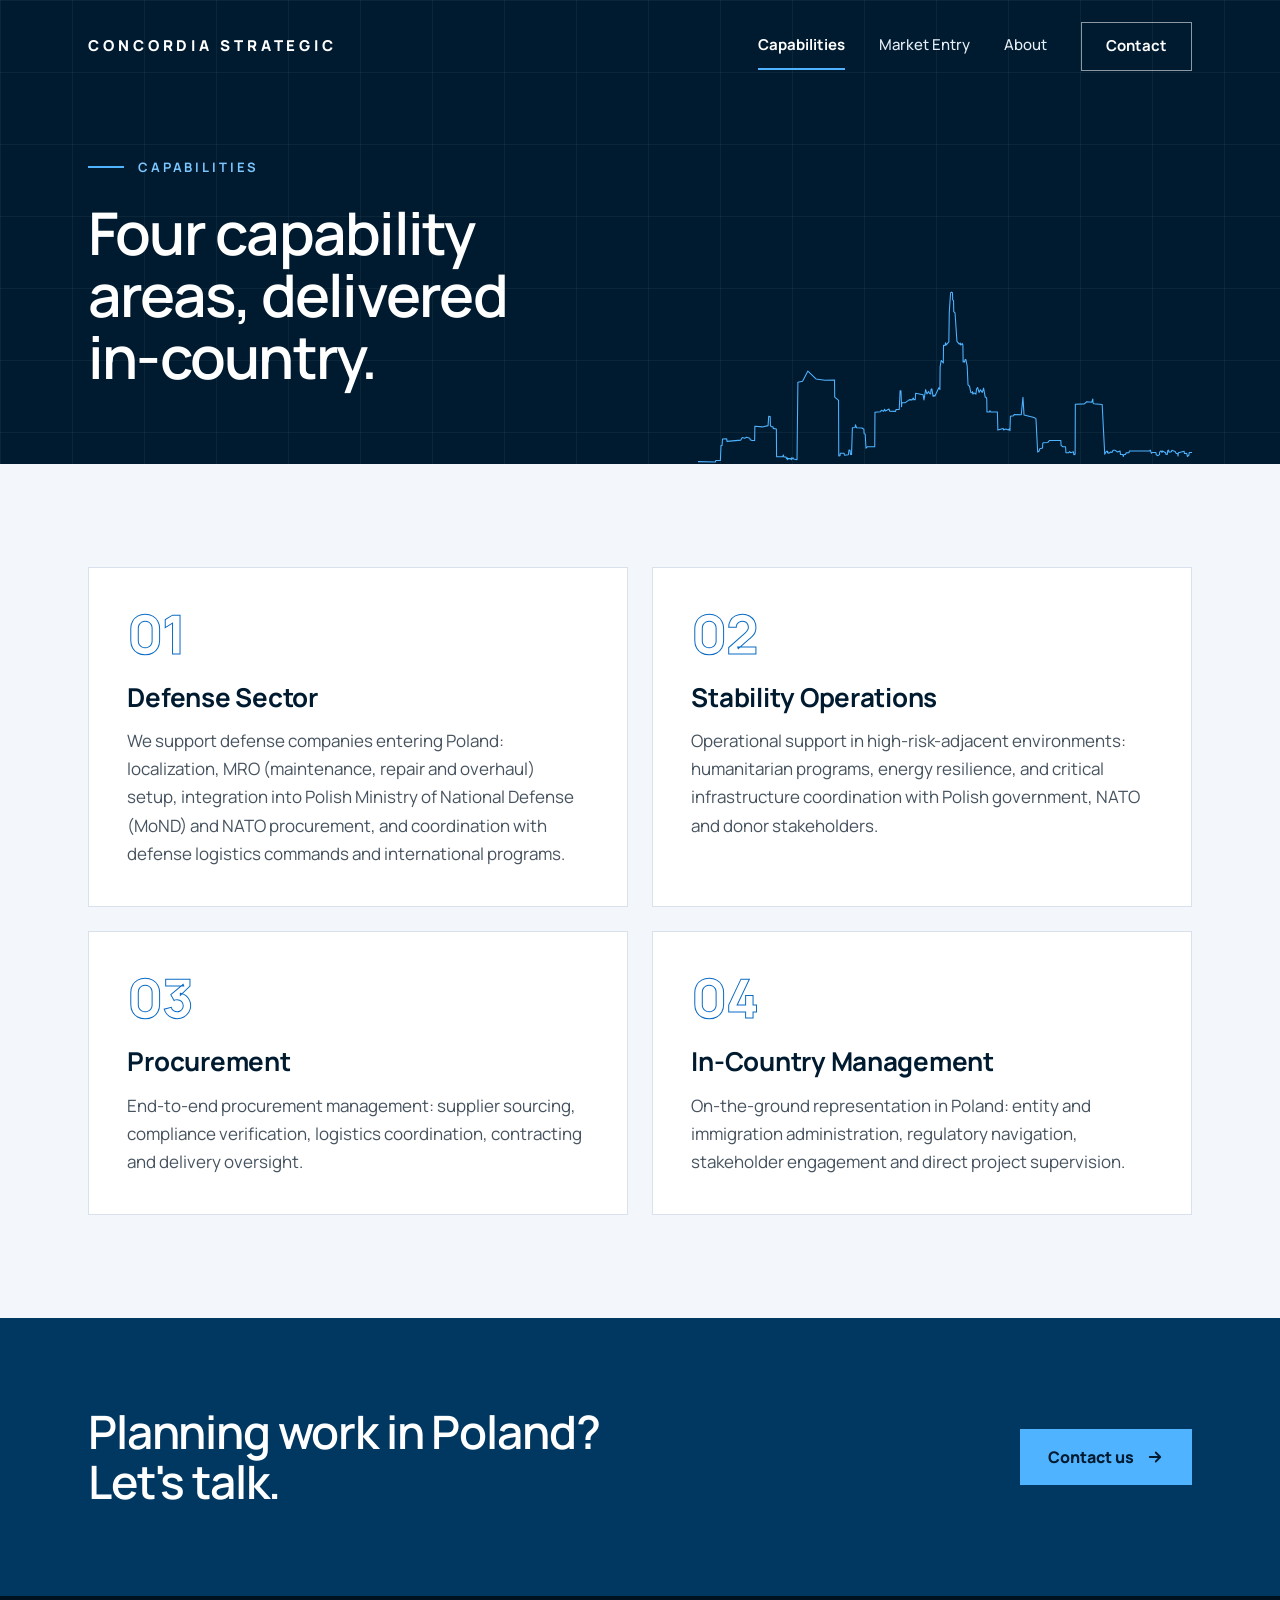
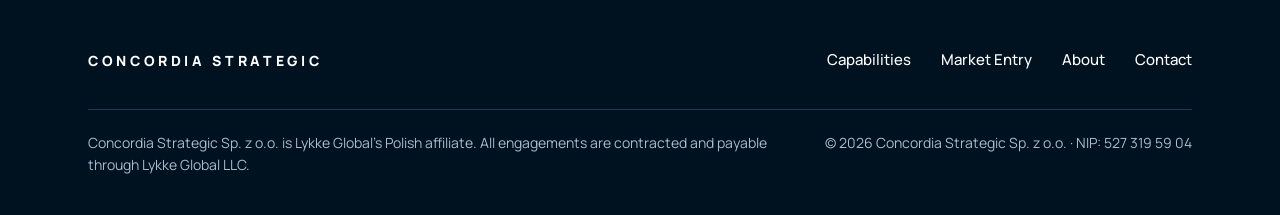
<file: concordia-site/capabilities.html>
<!doctype html>
<html lang="en">
<head>
<meta charset="utf-8">
<meta name="viewport" content="width=device-width, initial-scale=1">
<title>Capabilities | Concordia Strategic</title>
<meta name="description" content="Defense sector, stability operations, procurement and in-country management, delivered in Poland.">
<meta name="robots" content="noindex">
<link rel="preconnect" href="https://fonts.googleapis.com">
<link rel="preconnect" href="https://fonts.gstatic.com" crossorigin>
<link href="https://fonts.googleapis.com/css2?family=Manrope:wght@400;500;600;700;800&display=swap" rel="stylesheet">
<link rel="stylesheet" href="assets/styles.css">
</head>
<body>
<div class="site">

<section id="top" style="position: relative; overflow: hidden; background-color: #001B30; background-image: linear-gradient(rgba(255, 255, 255, 0.045) 1px, transparent 1px), linear-gradient(90deg, rgba(255, 255, 255, 0.045) 1px, transparent 1px); background-size: 72px 72px; color: #FFFFFF">
<header style="position: relative">
<div style="max-width: 1200px; margin: 0 auto; box-sizing: border-box; padding: 22px clamp(20px, 5vw, 48px); display: flex; flex-wrap: wrap; align-items: center; justify-content: space-between; gap: 8px 32px">
<a href="index.html" style="display: flex; align-items: center; min-height: 48px; font-size: 15px; font-weight: 800; letter-spacing: 0.26em; text-transform: uppercase">Concordia Strategic</a>
<nav aria-label="Main" style="display: flex; flex-wrap: wrap; align-items: center; gap: 4px 34px; font-size: 15px; font-weight: 500; color: #E6EEF6">
<a href="capabilities.html" aria-current="page" style="padding: 10px 0; border-bottom: 2px solid #4FB3FF; color: #FFFFFF; font-weight: 700">Capabilities</a>
<a class="lk" href="market-entry.html" style="padding: 10px 0; border-bottom: 2px solid transparent">Market Entry</a>
<a class="lk" href="about.html" style="padding: 10px 0; border-bottom: 2px solid transparent">About</a>
<a class="ghost" href="contact.html" style="border: 1px solid rgba(255, 255, 255, 0.55); color: #FFFFFF; padding: 11px 24px; font-weight: 700">Contact</a>
</nav>
</div>
</header>
<div style="max-width: 1200px; margin: 0 auto; box-sizing: border-box; padding: clamp(36px, 5vw, 72px) clamp(20px, 5vw, 48px) 0; display: flex; flex-wrap: wrap; align-items: flex-end; gap: 28px 56px">
<div style="flex: 1 1 420px; display: flex; flex-direction: column; align-items: flex-start; gap: 24px; padding-bottom: clamp(44px, 6vw, 84px)">
<div class="in" style="display: flex; align-items: center; gap: 14px; font-size: 13px; font-weight: 700; letter-spacing: 0.22em; text-transform: uppercase; color: #7CC7FF">
<span class="bar" style="display: block; flex: none; width: 36px; height: 2px; background: #4FB3FF"></span>
<span>Capabilities</span>
</div>
<h1 class="in d1" style="margin: 0; max-width: 760px; font-size: clamp(34px, 4.6vw, 64px); line-height: 1.05; font-weight: 600; letter-spacing: -0.03em">Four capability areas, delivered in‑country.</h1>
</div>
<div style="flex: 1.15 1 340px; min-width: 0">
<svg viewBox="0 0 2320 834" fill="none" role="img" aria-label="Outline of the Warsaw skyline" style="display: block; width: 100%; height: auto">
<path class="dl" d="M0 820 L82 822 L83 815 L105 815 L108 744 L113 744 L115 714 L135 713 L136 725 L201 719 L208 707 L219 710 L228 706 L243 710 L245 717 L254 721 L266 721 L267 654 L302 657 L329 651 L332 607 L339 608 L340 651 L344 656 L352 656 L353 664 L368 667 L369 797 L397 797 L401 789 L403 798 L413 798 L416 807 L420 803 L421 811 L423 806 L433 806 L438 811 L439 802 L442 807 L446 802 L449 808 L465 811 L469 447 L491 443 L516 395 L554 432 L596 438 L641 437 L642 517 L660 532 L661 793 L667 792 L668 781 L686 781 L688 790 L706 788 L709 766 L714 767 L716 786 L721 786 L725 661 L738 660 L739 647 L745 661 L770 662 L779 668 L780 689 L785 690 L789 757 L796 750 L830 750 L831 588 L857 586 L861 579 L872 584 L876 574 L880 582 L897 573 L900 583 L928 584 L930 575 L945 575 L949 487 L953 487 L956 562 L957 544 L972 544 L993 529 L1005 530 L1011 521 L1013 529 L1020 529 L1022 499 L1057 506 L1061 530 L1069 482 L1075 502 L1083 491 L1087 500 L1093 502 L1094 482 L1098 478 L1104 514 L1108 509 L1112 513 L1131 473 L1136 481 L1137 375 L1142 345 L1152 357 L1153 274 L1161 274 L1162 262 L1166 272 L1178 258 L1180 118 L1186 28 L1190 24 L1195 27 L1196 60 L1200 64 L1201 116 L1207 122 L1216 255 L1227 268 L1232 263 L1233 272 L1239 270 L1240 264 L1244 272 L1245 352 L1248 349 L1252 353 L1254 341 L1258 341 L1264 371 L1268 460 L1275 466 L1281 495 L1287 497 L1289 491 L1291 503 L1296 497 L1305 503 L1308 479 L1313 472 L1320 495 L1326 483 L1335 495 L1341 475 L1349 518 L1353 518 L1356 526 L1357 587 L1368 587 L1371 581 L1374 587 L1406 587 L1408 672 L1433 664 L1435 671 L1445 667 L1458 671 L1462 666 L1465 675 L1467 607 L1482 605 L1484 599 L1518 600 L1526 518 L1531 601 L1578 613 L1587 618 L1595 775 L1602 770 L1605 760 L1618 756 L1619 734 L1623 731 L1643 730 L1650 721 L1704 721 L1705 744 L1713 750 L1726 750 L1728 778 L1741 778 L1745 773 L1750 778 L1763 774 L1765 788 L1771 785 L1772 551 L1814 549 L1826 539 L1849 541 L1854 526 L1855 544 L1859 548 L1898 552 L1910 785 L1918 771 L1922 771 L1923 778 L1924 772 L1925 780 L1929 781 L1938 775 L1944 777 L1949 767 L1959 767 L1970 775 L1982 770 L1984 787 L1995 787 L1997 796 L2000 787 L2008 786 L2010 779 L2024 778 L2026 770 L2120 770 L2124 766 L2129 781 L2132 777 L2150 777 L2152 788 L2160 792 L2167 787 L2168 775 L2174 769 L2179 777 L2181 770 L2196 778 L2197 785 L2204 786 L2206 768 L2210 766 L2212 776 L2223 774 L2225 767 L2240 772 L2246 782 L2253 782 L2254 794 L2256 778 L2283 771 L2284 782 L2295 781 L2298 796 L2305 790 L2307 777 L2319 777" stroke="#4FB3FF" stroke-width="5" stroke-linejoin="round" stroke-linecap="round" stroke-dasharray="6860" stroke-dashoffset="0"/>
</svg>
</div>
</div>
</section>

<main>

<section style="background: #F3F6FA">
<div style="max-width: 1200px; margin: 0 auto; box-sizing: border-box; padding: clamp(64px, 8vw, 112px) clamp(20px, 5vw, 48px); display: grid; grid-template-columns: repeat(auto-fit, minmax(min(460px, 100%), 1fr)); gap: 24px">
<div class="rv" style="display: flex">
<div class="col" style="flex: 1; box-sizing: border-box; background: #FFFFFF; border: 1px solid #D9E2EC; padding: clamp(26px, 3vw, 40px); display: flex; flex-direction: column; gap: 14px">
<div style="font-size: 54px; line-height: 1; font-weight: 800; letter-spacing: -0.02em; color: transparent; -webkit-text-stroke: 1px #0A6BC4">01</div>
<h2 style="margin: 8px 0 0; font-size: 26px; line-height: 1.2; font-weight: 700; letter-spacing: -0.01em; color: #001B30">Defense Sector</h2>
<p style="margin: 0; color: #46535F">We support defense companies entering Poland: localization, MRO (maintenance, repair and overhaul) setup, integration into Polish Ministry of National Defense (MoND) and NATO procurement, and coordination with defense logistics commands and international programs.</p>
</div>
</div>
<div class="rv" style="display: flex">
<div class="col" style="flex: 1; box-sizing: border-box; background: #FFFFFF; border: 1px solid #D9E2EC; padding: clamp(26px, 3vw, 40px); display: flex; flex-direction: column; gap: 14px">
<div style="font-size: 54px; line-height: 1; font-weight: 800; letter-spacing: -0.02em; color: transparent; -webkit-text-stroke: 1px #0A6BC4">02</div>
<h2 style="margin: 8px 0 0; font-size: 26px; line-height: 1.2; font-weight: 700; letter-spacing: -0.01em; color: #001B30">Stability Operations</h2>
<p style="margin: 0; color: #46535F">Operational support in high-risk-adjacent environments: humanitarian programs, energy resilience, and critical infrastructure coordination with Polish government, NATO and donor stakeholders.</p>
</div>
</div>
<div class="rv" style="display: flex">
<div class="col" style="flex: 1; box-sizing: border-box; background: #FFFFFF; border: 1px solid #D9E2EC; padding: clamp(26px, 3vw, 40px); display: flex; flex-direction: column; gap: 14px">
<div style="font-size: 54px; line-height: 1; font-weight: 800; letter-spacing: -0.02em; color: transparent; -webkit-text-stroke: 1px #0A6BC4">03</div>
<h2 style="margin: 8px 0 0; font-size: 26px; line-height: 1.2; font-weight: 700; letter-spacing: -0.01em; color: #001B30">Procurement</h2>
<p style="margin: 0; color: #46535F">End-to-end procurement management: supplier sourcing, compliance verification, logistics coordination, contracting and delivery oversight.</p>
</div>
</div>
<div class="rv" style="display: flex">
<div class="col" style="flex: 1; box-sizing: border-box; background: #FFFFFF; border: 1px solid #D9E2EC; padding: clamp(26px, 3vw, 40px); display: flex; flex-direction: column; gap: 14px">
<div style="font-size: 54px; line-height: 1; font-weight: 800; letter-spacing: -0.02em; color: transparent; -webkit-text-stroke: 1px #0A6BC4">04</div>
<h2 style="margin: 8px 0 0; font-size: 26px; line-height: 1.2; font-weight: 700; letter-spacing: -0.01em; color: #001B30">In-Country Management</h2>
<p style="margin: 0; color: #46535F">On-the-ground representation in Poland: entity and immigration administration, regulatory navigation, stakeholder engagement and direct project supervision.</p>
</div>
</div>
</div>
</section>

<section style="background: #003862; color: #FFFFFF">
<div class="rv" style="max-width: 1200px; margin: 0 auto; box-sizing: border-box; padding: clamp(56px, 7vw, 92px) clamp(20px, 5vw, 48px); display: flex; flex-wrap: wrap; align-items: center; justify-content: space-between; gap: 28px 48px">
<h2 style="margin: 0; max-width: 700px; font-size: clamp(30px, 3.6vw, 48px); line-height: 1.08; font-weight: 600; letter-spacing: -0.025em">Planning work in Poland? Let's&nbsp;talk.</h2>
<a class="btn" href="contact.html" style="display: flex; align-items: center; gap: 12px; background: #4FB3FF; color: #001B30; padding: 15px 28px; font-size: 16px; font-weight: 800">
<span>Contact us</span>
<svg class="ar" width="18" height="18" viewBox="0 0 24 24" fill="none" stroke="currentColor" stroke-width="2.4" stroke-linecap="round" stroke-linejoin="round" aria-hidden="true"><path d="M5 12h14M13 6l6 6-6 6"/></svg>
</a>
</div>
</section>

</main>

<footer style="background: #00121F; color: #A9BBCC">
<div style="max-width: 1200px; margin: 0 auto; box-sizing: border-box; padding: 40px clamp(20px, 5vw, 48px) 38px; display: flex; flex-direction: column; gap: 24px">
<div style="display: flex; flex-wrap: wrap; align-items: center; justify-content: space-between; gap: 12px 40px">
<a href="index.html" style="padding: 12px 0; font-size: 14px; font-weight: 800; letter-spacing: 0.26em; text-transform: uppercase; color: #FFFFFF">Concordia Strategic</a>
<nav aria-label="Footer" style="display: flex; flex-wrap: wrap; gap: 4px 30px; font-size: 15px; font-weight: 500; color: #FFFFFF">
<a class="lk" href="capabilities.html" style="padding: 12px 0">Capabilities</a>
<a class="lk" href="market-entry.html" style="padding: 12px 0">Market Entry</a>
<a class="lk" href="about.html" style="padding: 12px 0">About</a>
<a class="lk" href="contact.html" style="padding: 12px 0">Contact</a>
</nav>
</div>
<div style="border-top: 1px solid #1B3A54; padding-top: 22px; display: flex; flex-wrap: wrap; justify-content: space-between; gap: 10px 40px; font-size: 14px; line-height: 1.6">
<p style="margin: 0; max-width: 680px">Concordia Strategic Sp. z o.o. is Lykke Global's Polish affiliate. All engagements are contracted and payable through Lykke Global LLC.</p>
<p style="margin: 0">© 2026 Concordia Strategic Sp. z o.o. · <span style="white-space: nowrap">NIP: 527 319 59 04</span></p>
</div>
</div>
</footer>

</div>
</body>
</html>
</file>
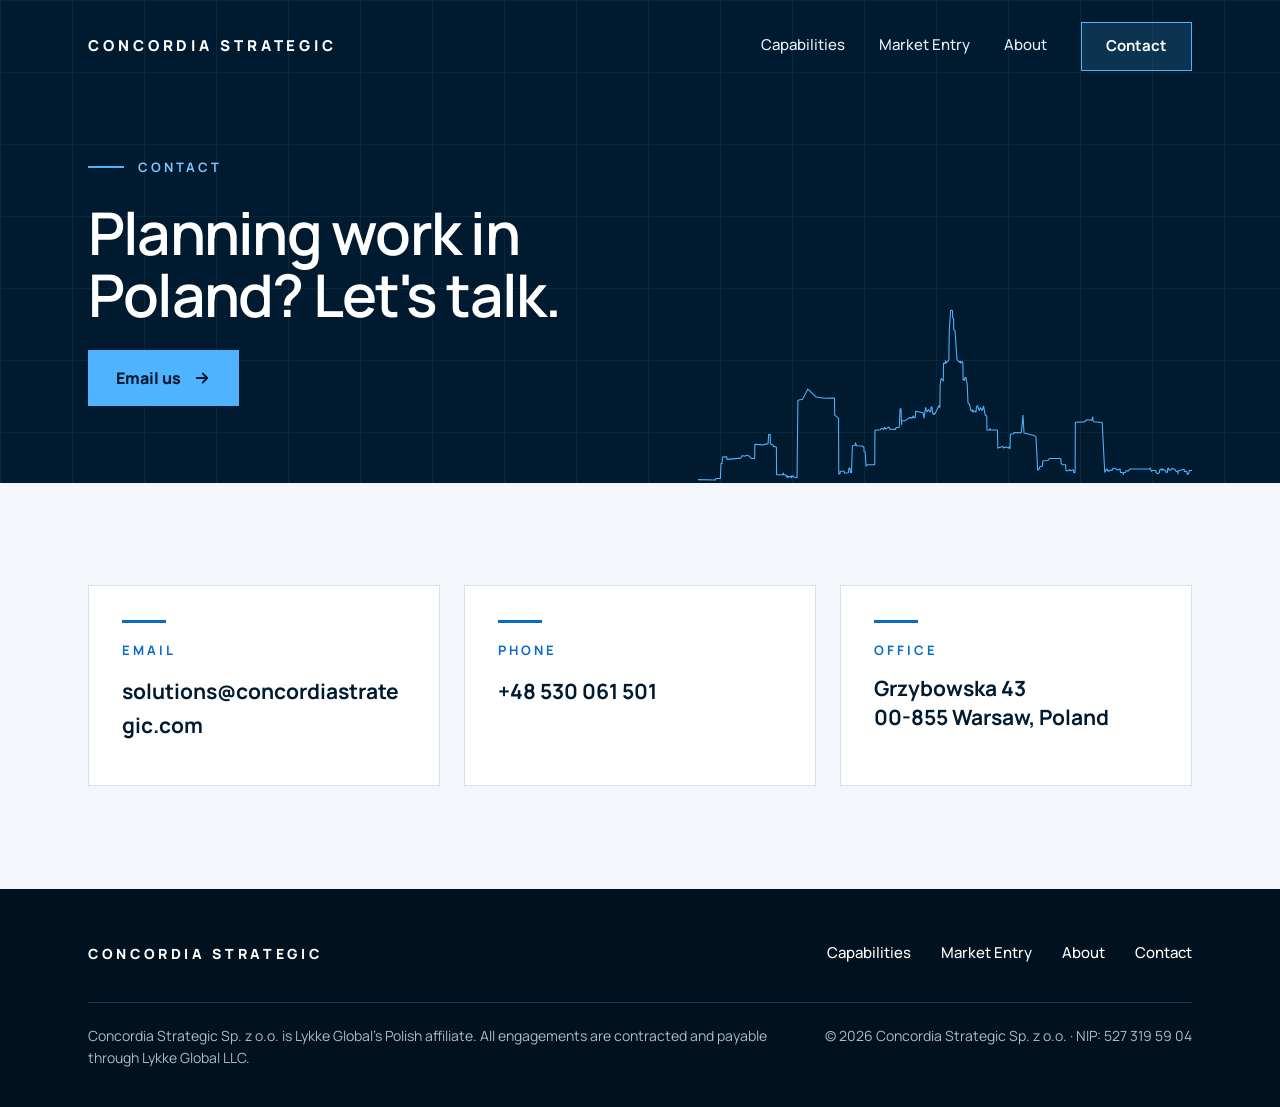
<file: concordia-site/contact.html>
<!doctype html>
<html lang="en">
<head>
<meta charset="utf-8">
<meta name="viewport" content="width=device-width, initial-scale=1">
<title>Contact | Concordia Strategic</title>
<meta name="description" content="Get in touch with Concordia Strategic in Warsaw, Poland.">
<meta name="robots" content="noindex">
<link rel="preconnect" href="https://fonts.googleapis.com">
<link rel="preconnect" href="https://fonts.gstatic.com" crossorigin>
<link href="https://fonts.googleapis.com/css2?family=Manrope:wght@400;500;600;700;800&display=swap" rel="stylesheet">
<link rel="stylesheet" href="assets/styles.css">
</head>
<body>
<div class="site">

<section id="top" style="position: relative; overflow: hidden; background-color: #001B30; background-image: linear-gradient(rgba(255, 255, 255, 0.045) 1px, transparent 1px), linear-gradient(90deg, rgba(255, 255, 255, 0.045) 1px, transparent 1px); background-size: 72px 72px; color: #FFFFFF">
<header style="position: relative">
<div style="max-width: 1200px; margin: 0 auto; box-sizing: border-box; padding: 22px clamp(20px, 5vw, 48px); display: flex; flex-wrap: wrap; align-items: center; justify-content: space-between; gap: 8px 32px">
<a href="index.html" style="display: flex; align-items: center; min-height: 48px; font-size: 15px; font-weight: 800; letter-spacing: 0.26em; text-transform: uppercase">Concordia Strategic</a>
<nav aria-label="Main" style="display: flex; flex-wrap: wrap; align-items: center; gap: 4px 34px; font-size: 15px; font-weight: 500; color: #E6EEF6">
<a class="lk" href="capabilities.html" style="padding: 10px 0; border-bottom: 2px solid transparent">Capabilities</a>
<a class="lk" href="market-entry.html" style="padding: 10px 0; border-bottom: 2px solid transparent">Market Entry</a>
<a class="lk" href="about.html" style="padding: 10px 0; border-bottom: 2px solid transparent">About</a>
<a href="contact.html" aria-current="page" style="border: 1px solid #4FB3FF; background: rgba(79, 179, 255, 0.16); color: #FFFFFF; padding: 11px 24px; font-weight: 700">Contact</a>
</nav>
</div>
</header>
<div style="max-width: 1200px; margin: 0 auto; box-sizing: border-box; padding: clamp(36px, 5vw, 72px) clamp(20px, 5vw, 48px) 0; display: flex; flex-wrap: wrap; align-items: flex-end; gap: 28px 56px">
<div style="flex: 1 1 420px; display: flex; flex-direction: column; align-items: flex-start; gap: 24px; padding-bottom: clamp(44px, 6vw, 84px)">
<div class="in" style="display: flex; align-items: center; gap: 14px; font-size: 13px; font-weight: 700; letter-spacing: 0.22em; text-transform: uppercase; color: #7CC7FF">
<span class="bar" style="display: block; flex: none; width: 36px; height: 2px; background: #4FB3FF"></span>
<span>Contact</span>
</div>
<h1 class="in d1" style="margin: 0; max-width: 760px; font-size: clamp(34px, 4.6vw, 64px); line-height: 1.05; font-weight: 600; letter-spacing: -0.03em">Planning work in Poland? Let's&nbsp;talk.</h1>
<a class="btn in d2" href="mailto:solutions@concordiastrategic.com" style="display: flex; align-items: center; gap: 12px; background: #4FB3FF; color: #001B30; padding: 15px 28px; font-size: 16px; font-weight: 800">
<span>Email us</span>
<svg class="ar" width="18" height="18" viewBox="0 0 24 24" fill="none" stroke="currentColor" stroke-width="2.4" stroke-linecap="round" stroke-linejoin="round" aria-hidden="true"><path d="M5 12h14M13 6l6 6-6 6"/></svg>
</a>
</div>
<div style="flex: 1.15 1 340px; min-width: 0">
<svg viewBox="0 0 2320 834" fill="none" role="img" aria-label="Outline of the Warsaw skyline" style="display: block; width: 100%; height: auto">
<path class="dl" d="M0 820 L82 822 L83 815 L105 815 L108 744 L113 744 L115 714 L135 713 L136 725 L201 719 L208 707 L219 710 L228 706 L243 710 L245 717 L254 721 L266 721 L267 654 L302 657 L329 651 L332 607 L339 608 L340 651 L344 656 L352 656 L353 664 L368 667 L369 797 L397 797 L401 789 L403 798 L413 798 L416 807 L420 803 L421 811 L423 806 L433 806 L438 811 L439 802 L442 807 L446 802 L449 808 L465 811 L469 447 L491 443 L516 395 L554 432 L596 438 L641 437 L642 517 L660 532 L661 793 L667 792 L668 781 L686 781 L688 790 L706 788 L709 766 L714 767 L716 786 L721 786 L725 661 L738 660 L739 647 L745 661 L770 662 L779 668 L780 689 L785 690 L789 757 L796 750 L830 750 L831 588 L857 586 L861 579 L872 584 L876 574 L880 582 L897 573 L900 583 L928 584 L930 575 L945 575 L949 487 L953 487 L956 562 L957 544 L972 544 L993 529 L1005 530 L1011 521 L1013 529 L1020 529 L1022 499 L1057 506 L1061 530 L1069 482 L1075 502 L1083 491 L1087 500 L1093 502 L1094 482 L1098 478 L1104 514 L1108 509 L1112 513 L1131 473 L1136 481 L1137 375 L1142 345 L1152 357 L1153 274 L1161 274 L1162 262 L1166 272 L1178 258 L1180 118 L1186 28 L1190 24 L1195 27 L1196 60 L1200 64 L1201 116 L1207 122 L1216 255 L1227 268 L1232 263 L1233 272 L1239 270 L1240 264 L1244 272 L1245 352 L1248 349 L1252 353 L1254 341 L1258 341 L1264 371 L1268 460 L1275 466 L1281 495 L1287 497 L1289 491 L1291 503 L1296 497 L1305 503 L1308 479 L1313 472 L1320 495 L1326 483 L1335 495 L1341 475 L1349 518 L1353 518 L1356 526 L1357 587 L1368 587 L1371 581 L1374 587 L1406 587 L1408 672 L1433 664 L1435 671 L1445 667 L1458 671 L1462 666 L1465 675 L1467 607 L1482 605 L1484 599 L1518 600 L1526 518 L1531 601 L1578 613 L1587 618 L1595 775 L1602 770 L1605 760 L1618 756 L1619 734 L1623 731 L1643 730 L1650 721 L1704 721 L1705 744 L1713 750 L1726 750 L1728 778 L1741 778 L1745 773 L1750 778 L1763 774 L1765 788 L1771 785 L1772 551 L1814 549 L1826 539 L1849 541 L1854 526 L1855 544 L1859 548 L1898 552 L1910 785 L1918 771 L1922 771 L1923 778 L1924 772 L1925 780 L1929 781 L1938 775 L1944 777 L1949 767 L1959 767 L1970 775 L1982 770 L1984 787 L1995 787 L1997 796 L2000 787 L2008 786 L2010 779 L2024 778 L2026 770 L2120 770 L2124 766 L2129 781 L2132 777 L2150 777 L2152 788 L2160 792 L2167 787 L2168 775 L2174 769 L2179 777 L2181 770 L2196 778 L2197 785 L2204 786 L2206 768 L2210 766 L2212 776 L2223 774 L2225 767 L2240 772 L2246 782 L2253 782 L2254 794 L2256 778 L2283 771 L2284 782 L2295 781 L2298 796 L2305 790 L2307 777 L2319 777" stroke="#4FB3FF" stroke-width="5" stroke-linejoin="round" stroke-linecap="round" stroke-dasharray="6860" stroke-dashoffset="0"/>
</svg>
</div>
</div>
</section>

<main>

<section style="background: #F3F6FA">
<div style="max-width: 1200px; margin: 0 auto; box-sizing: border-box; padding: clamp(64px, 8vw, 112px) clamp(20px, 5vw, 48px); display: grid; grid-template-columns: repeat(auto-fit, minmax(min(300px, 100%), 1fr)); gap: 24px">
<div class="rv" style="display: flex">
<div class="col" style="flex: 1; box-sizing: border-box; background: #FFFFFF; border: 1px solid #D9E2EC; padding: clamp(26px, 2.6vw, 36px); display: flex; flex-direction: column; gap: 6px">
<span style="display: block; width: 44px; height: 3px; background: #0A6BC4; margin-bottom: 12px"></span>
<h2 style="margin: 0; font-size: 13px; line-height: 1.4; font-weight: 700; letter-spacing: 0.22em; text-transform: uppercase; color: #0A6BC4">Email</h2>
<a class="lkd" href="mailto:solutions@concordiastrategic.com" style="padding: 9px 0; font-size: 21px; font-weight: 700; color: #001B30; overflow-wrap: anywhere">solutions@concordiastrategic.com</a>
</div>
</div>
<div class="rv" style="display: flex">
<div class="col" style="flex: 1; box-sizing: border-box; background: #FFFFFF; border: 1px solid #D9E2EC; padding: clamp(26px, 2.6vw, 36px); display: flex; flex-direction: column; gap: 6px">
<span style="display: block; width: 44px; height: 3px; background: #0A6BC4; margin-bottom: 12px"></span>
<h2 style="margin: 0; font-size: 13px; line-height: 1.4; font-weight: 700; letter-spacing: 0.22em; text-transform: uppercase; color: #0A6BC4">Phone</h2>
<a class="lkd" href="tel:+48530061501" style="padding: 9px 0; font-size: 21px; font-weight: 700; color: #001B30">+48 530 061 501</a>
</div>
</div>
<div class="rv" style="display: flex">
<div class="col" style="flex: 1; box-sizing: border-box; background: #FFFFFF; border: 1px solid #D9E2EC; padding: clamp(26px, 2.6vw, 36px); display: flex; flex-direction: column; gap: 6px">
<span style="display: block; width: 44px; height: 3px; background: #0A6BC4; margin-bottom: 12px"></span>
<h2 style="margin: 0; font-size: 13px; line-height: 1.4; font-weight: 700; letter-spacing: 0.22em; text-transform: uppercase; color: #0A6BC4">Office</h2>
<p style="margin: 0; padding: 9px 0; font-size: 21px; font-weight: 700; line-height: 1.4; color: #001B30">Grzybowska 43<br>00-855 Warsaw, Poland</p>
</div>
</div>
</div>
</section>

</main>

<footer style="background: #00121F; color: #A9BBCC">
<div style="max-width: 1200px; margin: 0 auto; box-sizing: border-box; padding: 40px clamp(20px, 5vw, 48px) 38px; display: flex; flex-direction: column; gap: 24px">
<div style="display: flex; flex-wrap: wrap; align-items: center; justify-content: space-between; gap: 12px 40px">
<a href="index.html" style="padding: 12px 0; font-size: 14px; font-weight: 800; letter-spacing: 0.26em; text-transform: uppercase; color: #FFFFFF">Concordia Strategic</a>
<nav aria-label="Footer" style="display: flex; flex-wrap: wrap; gap: 4px 30px; font-size: 15px; font-weight: 500; color: #FFFFFF">
<a class="lk" href="capabilities.html" style="padding: 12px 0">Capabilities</a>
<a class="lk" href="market-entry.html" style="padding: 12px 0">Market Entry</a>
<a class="lk" href="about.html" style="padding: 12px 0">About</a>
<a class="lk" href="contact.html" style="padding: 12px 0">Contact</a>
</nav>
</div>
<div style="border-top: 1px solid #1B3A54; padding-top: 22px; display: flex; flex-wrap: wrap; justify-content: space-between; gap: 10px 40px; font-size: 14px; line-height: 1.6">
<p style="margin: 0; max-width: 680px">Concordia Strategic Sp. z o.o. is Lykke Global's Polish affiliate. All engagements are contracted and payable through Lykke Global LLC.</p>
<p style="margin: 0">© 2026 Concordia Strategic Sp. z o.o. · <span style="white-space: nowrap">NIP: 527 319 59 04</span></p>
</div>
</div>
</footer>

</div>
</body>
</html>
</file>
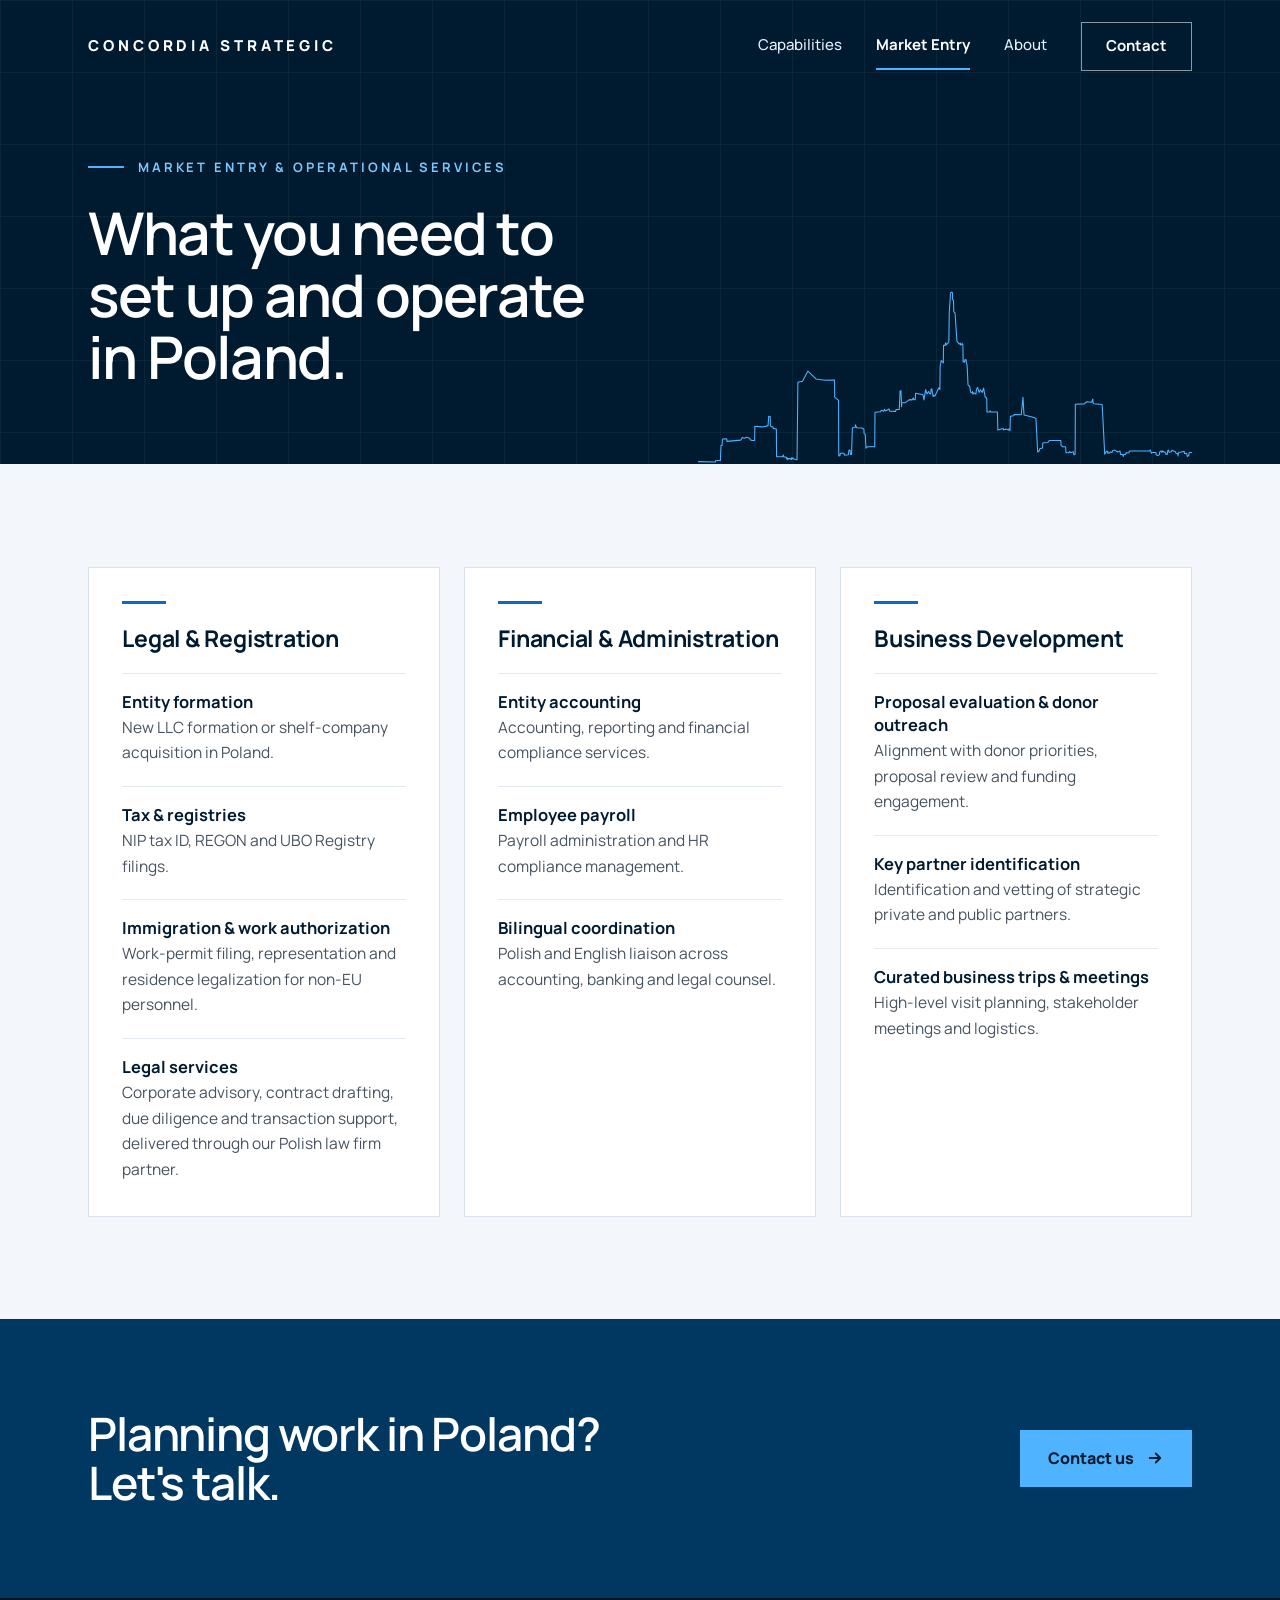
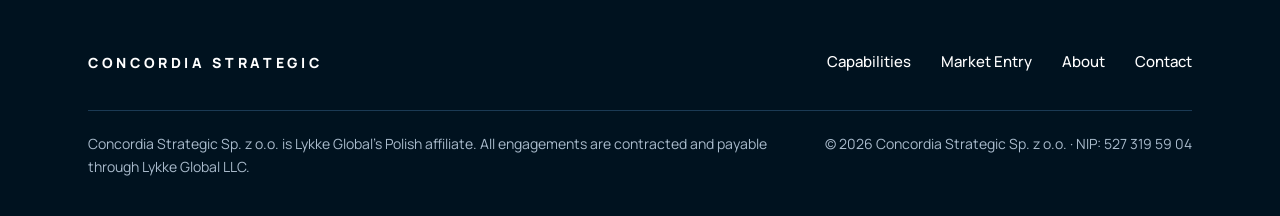
<file: concordia-site/market-entry.html>
<!doctype html>
<html lang="en">
<head>
<meta charset="utf-8">
<meta name="viewport" content="width=device-width, initial-scale=1">
<title>Market Entry | Concordia Strategic</title>
<meta name="description" content="Legal and registration, financial and administration, and business development services for setting up and operating in Poland.">
<meta name="robots" content="noindex">
<link rel="preconnect" href="https://fonts.googleapis.com">
<link rel="preconnect" href="https://fonts.gstatic.com" crossorigin>
<link href="https://fonts.googleapis.com/css2?family=Manrope:wght@400;500;600;700;800&display=swap" rel="stylesheet">
<link rel="stylesheet" href="assets/styles.css">
</head>
<body>
<div class="site">

<section id="top" style="position: relative; overflow: hidden; background-color: #001B30; background-image: linear-gradient(rgba(255, 255, 255, 0.045) 1px, transparent 1px), linear-gradient(90deg, rgba(255, 255, 255, 0.045) 1px, transparent 1px); background-size: 72px 72px; color: #FFFFFF">
<header style="position: relative">
<div style="max-width: 1200px; margin: 0 auto; box-sizing: border-box; padding: 22px clamp(20px, 5vw, 48px); display: flex; flex-wrap: wrap; align-items: center; justify-content: space-between; gap: 8px 32px">
<a href="index.html" style="display: flex; align-items: center; min-height: 48px; font-size: 15px; font-weight: 800; letter-spacing: 0.26em; text-transform: uppercase">Concordia Strategic</a>
<nav aria-label="Main" style="display: flex; flex-wrap: wrap; align-items: center; gap: 4px 34px; font-size: 15px; font-weight: 500; color: #E6EEF6">
<a class="lk" href="capabilities.html" style="padding: 10px 0; border-bottom: 2px solid transparent">Capabilities</a>
<a href="market-entry.html" aria-current="page" style="padding: 10px 0; border-bottom: 2px solid #4FB3FF; color: #FFFFFF; font-weight: 700">Market Entry</a>
<a class="lk" href="about.html" style="padding: 10px 0; border-bottom: 2px solid transparent">About</a>
<a class="ghost" href="contact.html" style="border: 1px solid rgba(255, 255, 255, 0.55); color: #FFFFFF; padding: 11px 24px; font-weight: 700">Contact</a>
</nav>
</div>
</header>
<div style="max-width: 1200px; margin: 0 auto; box-sizing: border-box; padding: clamp(36px, 5vw, 72px) clamp(20px, 5vw, 48px) 0; display: flex; flex-wrap: wrap; align-items: flex-end; gap: 28px 56px">
<div style="flex: 1 1 420px; display: flex; flex-direction: column; align-items: flex-start; gap: 24px; padding-bottom: clamp(44px, 6vw, 84px)">
<div class="in" style="display: flex; align-items: center; gap: 14px; font-size: 13px; font-weight: 700; letter-spacing: 0.22em; text-transform: uppercase; color: #7CC7FF">
<span class="bar" style="display: block; flex: none; width: 36px; height: 2px; background: #4FB3FF"></span>
<span>Market entry &amp; operational services</span>
</div>
<h1 class="in d1" style="margin: 0; max-width: 760px; font-size: clamp(34px, 4.6vw, 64px); line-height: 1.05; font-weight: 600; letter-spacing: -0.03em">What you need to set up and operate in&nbsp;Poland.</h1>
</div>
<div style="flex: 1.15 1 340px; min-width: 0">
<svg viewBox="0 0 2320 834" fill="none" role="img" aria-label="Outline of the Warsaw skyline" style="display: block; width: 100%; height: auto">
<path class="dl" d="M0 820 L82 822 L83 815 L105 815 L108 744 L113 744 L115 714 L135 713 L136 725 L201 719 L208 707 L219 710 L228 706 L243 710 L245 717 L254 721 L266 721 L267 654 L302 657 L329 651 L332 607 L339 608 L340 651 L344 656 L352 656 L353 664 L368 667 L369 797 L397 797 L401 789 L403 798 L413 798 L416 807 L420 803 L421 811 L423 806 L433 806 L438 811 L439 802 L442 807 L446 802 L449 808 L465 811 L469 447 L491 443 L516 395 L554 432 L596 438 L641 437 L642 517 L660 532 L661 793 L667 792 L668 781 L686 781 L688 790 L706 788 L709 766 L714 767 L716 786 L721 786 L725 661 L738 660 L739 647 L745 661 L770 662 L779 668 L780 689 L785 690 L789 757 L796 750 L830 750 L831 588 L857 586 L861 579 L872 584 L876 574 L880 582 L897 573 L900 583 L928 584 L930 575 L945 575 L949 487 L953 487 L956 562 L957 544 L972 544 L993 529 L1005 530 L1011 521 L1013 529 L1020 529 L1022 499 L1057 506 L1061 530 L1069 482 L1075 502 L1083 491 L1087 500 L1093 502 L1094 482 L1098 478 L1104 514 L1108 509 L1112 513 L1131 473 L1136 481 L1137 375 L1142 345 L1152 357 L1153 274 L1161 274 L1162 262 L1166 272 L1178 258 L1180 118 L1186 28 L1190 24 L1195 27 L1196 60 L1200 64 L1201 116 L1207 122 L1216 255 L1227 268 L1232 263 L1233 272 L1239 270 L1240 264 L1244 272 L1245 352 L1248 349 L1252 353 L1254 341 L1258 341 L1264 371 L1268 460 L1275 466 L1281 495 L1287 497 L1289 491 L1291 503 L1296 497 L1305 503 L1308 479 L1313 472 L1320 495 L1326 483 L1335 495 L1341 475 L1349 518 L1353 518 L1356 526 L1357 587 L1368 587 L1371 581 L1374 587 L1406 587 L1408 672 L1433 664 L1435 671 L1445 667 L1458 671 L1462 666 L1465 675 L1467 607 L1482 605 L1484 599 L1518 600 L1526 518 L1531 601 L1578 613 L1587 618 L1595 775 L1602 770 L1605 760 L1618 756 L1619 734 L1623 731 L1643 730 L1650 721 L1704 721 L1705 744 L1713 750 L1726 750 L1728 778 L1741 778 L1745 773 L1750 778 L1763 774 L1765 788 L1771 785 L1772 551 L1814 549 L1826 539 L1849 541 L1854 526 L1855 544 L1859 548 L1898 552 L1910 785 L1918 771 L1922 771 L1923 778 L1924 772 L1925 780 L1929 781 L1938 775 L1944 777 L1949 767 L1959 767 L1970 775 L1982 770 L1984 787 L1995 787 L1997 796 L2000 787 L2008 786 L2010 779 L2024 778 L2026 770 L2120 770 L2124 766 L2129 781 L2132 777 L2150 777 L2152 788 L2160 792 L2167 787 L2168 775 L2174 769 L2179 777 L2181 770 L2196 778 L2197 785 L2204 786 L2206 768 L2210 766 L2212 776 L2223 774 L2225 767 L2240 772 L2246 782 L2253 782 L2254 794 L2256 778 L2283 771 L2284 782 L2295 781 L2298 796 L2305 790 L2307 777 L2319 777" stroke="#4FB3FF" stroke-width="5" stroke-linejoin="round" stroke-linecap="round" stroke-dasharray="6860" stroke-dashoffset="0"/>
</svg>
</div>
</div>
</section>

<main>

<section style="background: #F3F6FA">
<div style="max-width: 1200px; margin: 0 auto; box-sizing: border-box; padding: clamp(64px, 8vw, 112px) clamp(20px, 5vw, 48px); display: grid; grid-template-columns: repeat(auto-fit, minmax(min(300px, 100%), 1fr)); gap: 24px">

<div class="rv" style="display: flex">
<div class="col" style="flex: 1; box-sizing: border-box; background: #FFFFFF; border: 1px solid #D9E2EC; padding: clamp(26px, 2.6vw, 36px); display: flex; flex-direction: column; gap: 20px">
<span style="display: block; width: 44px; height: 3px; background: #0A6BC4"></span>
<h2 style="margin: 0; font-size: 23px; line-height: 1.25; font-weight: 700; letter-spacing: -0.01em; color: #001B30">Legal &amp; Registration</h2>
<div style="border-top: 1px solid #E3EAF1; padding-top: 16px; display: flex; flex-direction: column; gap: 2px">
<h3 style="margin: 0; font-size: 16.5px; line-height: 1.4; font-weight: 700; color: #001B30">Entity formation</h3>
<p style="margin: 0; color: #46535F; font-size: 15.5px">New LLC formation or shelf-company acquisition in Poland.</p>
</div>
<div style="border-top: 1px solid #E3EAF1; padding-top: 16px; display: flex; flex-direction: column; gap: 2px">
<h3 style="margin: 0; font-size: 16.5px; line-height: 1.4; font-weight: 700; color: #001B30">Tax &amp; registries</h3>
<p style="margin: 0; color: #46535F; font-size: 15.5px">NIP tax ID, REGON and UBO Registry filings.</p>
</div>
<div style="border-top: 1px solid #E3EAF1; padding-top: 16px; display: flex; flex-direction: column; gap: 2px">
<h3 style="margin: 0; font-size: 16.5px; line-height: 1.4; font-weight: 700; color: #001B30">Immigration &amp; work authorization</h3>
<p style="margin: 0; color: #46535F; font-size: 15.5px">Work-permit filing, representation and residence legalization for non-EU personnel.</p>
</div>
<div style="border-top: 1px solid #E3EAF1; padding-top: 16px; display: flex; flex-direction: column; gap: 2px">
<h3 style="margin: 0; font-size: 16.5px; line-height: 1.4; font-weight: 700; color: #001B30">Legal services</h3>
<p style="margin: 0; color: #46535F; font-size: 15.5px">Corporate advisory, contract drafting, due diligence and transaction support, delivered through our Polish law firm partner.</p>
</div>
</div>
</div>

<div class="rv" style="display: flex">
<div class="col" style="flex: 1; box-sizing: border-box; background: #FFFFFF; border: 1px solid #D9E2EC; padding: clamp(26px, 2.6vw, 36px); display: flex; flex-direction: column; gap: 20px">
<span style="display: block; width: 44px; height: 3px; background: #0A6BC4"></span>
<h2 style="margin: 0; font-size: 23px; line-height: 1.25; font-weight: 700; letter-spacing: -0.01em; color: #001B30">Financial &amp; Administration</h2>
<div style="border-top: 1px solid #E3EAF1; padding-top: 16px; display: flex; flex-direction: column; gap: 2px">
<h3 style="margin: 0; font-size: 16.5px; line-height: 1.4; font-weight: 700; color: #001B30">Entity accounting</h3>
<p style="margin: 0; color: #46535F; font-size: 15.5px">Accounting, reporting and financial compliance services.</p>
</div>
<div style="border-top: 1px solid #E3EAF1; padding-top: 16px; display: flex; flex-direction: column; gap: 2px">
<h3 style="margin: 0; font-size: 16.5px; line-height: 1.4; font-weight: 700; color: #001B30">Employee payroll</h3>
<p style="margin: 0; color: #46535F; font-size: 15.5px">Payroll administration and HR compliance management.</p>
</div>
<div style="border-top: 1px solid #E3EAF1; padding-top: 16px; display: flex; flex-direction: column; gap: 2px">
<h3 style="margin: 0; font-size: 16.5px; line-height: 1.4; font-weight: 700; color: #001B30">Bilingual coordination</h3>
<p style="margin: 0; color: #46535F; font-size: 15.5px">Polish and English liaison across accounting, banking and legal counsel.</p>
</div>
</div>
</div>

<div class="rv" style="display: flex">
<div class="col" style="flex: 1; box-sizing: border-box; background: #FFFFFF; border: 1px solid #D9E2EC; padding: clamp(26px, 2.6vw, 36px); display: flex; flex-direction: column; gap: 20px">
<span style="display: block; width: 44px; height: 3px; background: #0A6BC4"></span>
<h2 style="margin: 0; font-size: 23px; line-height: 1.25; font-weight: 700; letter-spacing: -0.01em; color: #001B30">Business Development</h2>
<div style="border-top: 1px solid #E3EAF1; padding-top: 16px; display: flex; flex-direction: column; gap: 2px">
<h3 style="margin: 0; font-size: 16.5px; line-height: 1.4; font-weight: 700; color: #001B30">Proposal evaluation &amp; donor outreach</h3>
<p style="margin: 0; color: #46535F; font-size: 15.5px">Alignment with donor priorities, proposal review and funding engagement.</p>
</div>
<div style="border-top: 1px solid #E3EAF1; padding-top: 16px; display: flex; flex-direction: column; gap: 2px">
<h3 style="margin: 0; font-size: 16.5px; line-height: 1.4; font-weight: 700; color: #001B30">Key partner identification</h3>
<p style="margin: 0; color: #46535F; font-size: 15.5px">Identification and vetting of strategic private and public partners.</p>
</div>
<div style="border-top: 1px solid #E3EAF1; padding-top: 16px; display: flex; flex-direction: column; gap: 2px">
<h3 style="margin: 0; font-size: 16.5px; line-height: 1.4; font-weight: 700; color: #001B30">Curated business trips &amp; meetings</h3>
<p style="margin: 0; color: #46535F; font-size: 15.5px">High-level visit planning, stakeholder meetings and logistics.</p>
</div>
</div>
</div>

</div>
</section>

<section style="background: #003862; color: #FFFFFF">
<div class="rv" style="max-width: 1200px; margin: 0 auto; box-sizing: border-box; padding: clamp(56px, 7vw, 92px) clamp(20px, 5vw, 48px); display: flex; flex-wrap: wrap; align-items: center; justify-content: space-between; gap: 28px 48px">
<h2 style="margin: 0; max-width: 700px; font-size: clamp(30px, 3.6vw, 48px); line-height: 1.08; font-weight: 600; letter-spacing: -0.025em">Planning work in Poland? Let's&nbsp;talk.</h2>
<a class="btn" href="contact.html" style="display: flex; align-items: center; gap: 12px; background: #4FB3FF; color: #001B30; padding: 15px 28px; font-size: 16px; font-weight: 800">
<span>Contact us</span>
<svg class="ar" width="18" height="18" viewBox="0 0 24 24" fill="none" stroke="currentColor" stroke-width="2.4" stroke-linecap="round" stroke-linejoin="round" aria-hidden="true"><path d="M5 12h14M13 6l6 6-6 6"/></svg>
</a>
</div>
</section>

</main>

<footer style="background: #00121F; color: #A9BBCC">
<div style="max-width: 1200px; margin: 0 auto; box-sizing: border-box; padding: 40px clamp(20px, 5vw, 48px) 38px; display: flex; flex-direction: column; gap: 24px">
<div style="display: flex; flex-wrap: wrap; align-items: center; justify-content: space-between; gap: 12px 40px">
<a href="index.html" style="padding: 12px 0; font-size: 14px; font-weight: 800; letter-spacing: 0.26em; text-transform: uppercase; color: #FFFFFF">Concordia Strategic</a>
<nav aria-label="Footer" style="display: flex; flex-wrap: wrap; gap: 4px 30px; font-size: 15px; font-weight: 500; color: #FFFFFF">
<a class="lk" href="capabilities.html" style="padding: 12px 0">Capabilities</a>
<a class="lk" href="market-entry.html" style="padding: 12px 0">Market Entry</a>
<a class="lk" href="about.html" style="padding: 12px 0">About</a>
<a class="lk" href="contact.html" style="padding: 12px 0">Contact</a>
</nav>
</div>
<div style="border-top: 1px solid #1B3A54; padding-top: 22px; display: flex; flex-wrap: wrap; justify-content: space-between; gap: 10px 40px; font-size: 14px; line-height: 1.6">
<p style="margin: 0; max-width: 680px">Concordia Strategic Sp. z o.o. is Lykke Global's Polish affiliate. All engagements are contracted and payable through Lykke Global LLC.</p>
<p style="margin: 0">© 2026 Concordia Strategic Sp. z o.o. · <span style="white-space: nowrap">NIP: 527 319 59 04</span></p>
</div>
</div>
</footer>

</div>
</body>
</html>
</file>
<file: concordia-site/assets/styles.css>
html{scroll-behavior:smooth}
body{margin:0}
a{color:inherit;text-decoration:none}
.lk{transition:color .2s}
.lk:hover{color:#7CC7FF}
.lkd{transition:color .2s}
.lkd:hover{color:#0A6BC4}
.btn{transition:background .2s}
.btn:hover{background:#8FD0FF}
.ar{transition:transform .25s}
.btn:hover .ar,.card:hover .ar,.col:hover .ar,.lkd:hover .ar{transform:translateX(5px)}
.ghost{transition:background .2s}
.ghost:hover{background:rgba(255,255,255,.14)}
.card{transition:transform .3s,border-color .3s,background .3s}
.card:hover{transform:translateY(-6px);border-color:#4FB3FF;background:rgba(79,179,255,.09)}
.col{transition:transform .3s,border-color .3s,box-shadow .3s}
.col:hover{transform:translateY(-5px);border-color:#0A6BC4;box-shadow:0 18px 40px rgba(0,27,48,.10)}
.row{transition:padding-left .3s}
.row:hover{padding-left:10px}
@keyframes kb{from{transform:scale(1.03)}to{transform:scale(1.13) translate(-1.5%,-1%)}}
@keyframes rise{from{opacity:0;transform:translateY(26px)}to{opacity:1;transform:none}}
@keyframes grow{from{transform:scaleX(0)}to{transform:scaleX(1)}}
@keyframes draw{from{stroke-dashoffset:6860}to{stroke-dashoffset:0}}
@keyframes tick{from{transform:translateX(0)}to{transform:translateX(-50%)}}
@keyframes ping{0%{transform:scale(1);opacity:.7}100%{transform:scale(3.4);opacity:0}}
.kb{animation:kb 30s ease-in-out infinite alternate}
.in{animation:rise .9s cubic-bezier(.2,.7,.2,1) both}
.d1{animation-delay:.1s}.d2{animation-delay:.22s}.d3{animation-delay:.34s}.d4{animation-delay:.5s}.d5{animation-delay:.64s}
.bar{transform-origin:left;animation:grow .9s cubic-bezier(.2,.7,.2,1) both}
.tk{animation:tick 44s linear infinite}
.dl{animation:draw 2.8s cubic-bezier(.3,.6,.2,1) .35s both}
.ping::after{content:"";position:absolute;inset:0;border-radius:50%;background:inherit;animation:ping 2.6s ease-out infinite}
@supports (animation-timeline:view()){
.rv{animation:rise linear both;animation-timeline:view();animation-range:entry 0px entry 240px}
.vt{view-timeline:--ct block}
.dr{animation:draw linear both;animation-timeline:--ct;animation-range:entry 25% entry 100%}
}
@media (prefers-reduced-motion:reduce){.kb,.in,.bar,.tk,.dl,.rv,.dr,.ping::after{animation:none}}
.site{width:100%;box-sizing:border-box;font-family:'Manrope','Helvetica Neue',Helvetica,sans-serif;color:#0F1A24;background:#FFFFFF;font-size:17px;line-height:1.65;overflow-x:clip}
</file>
